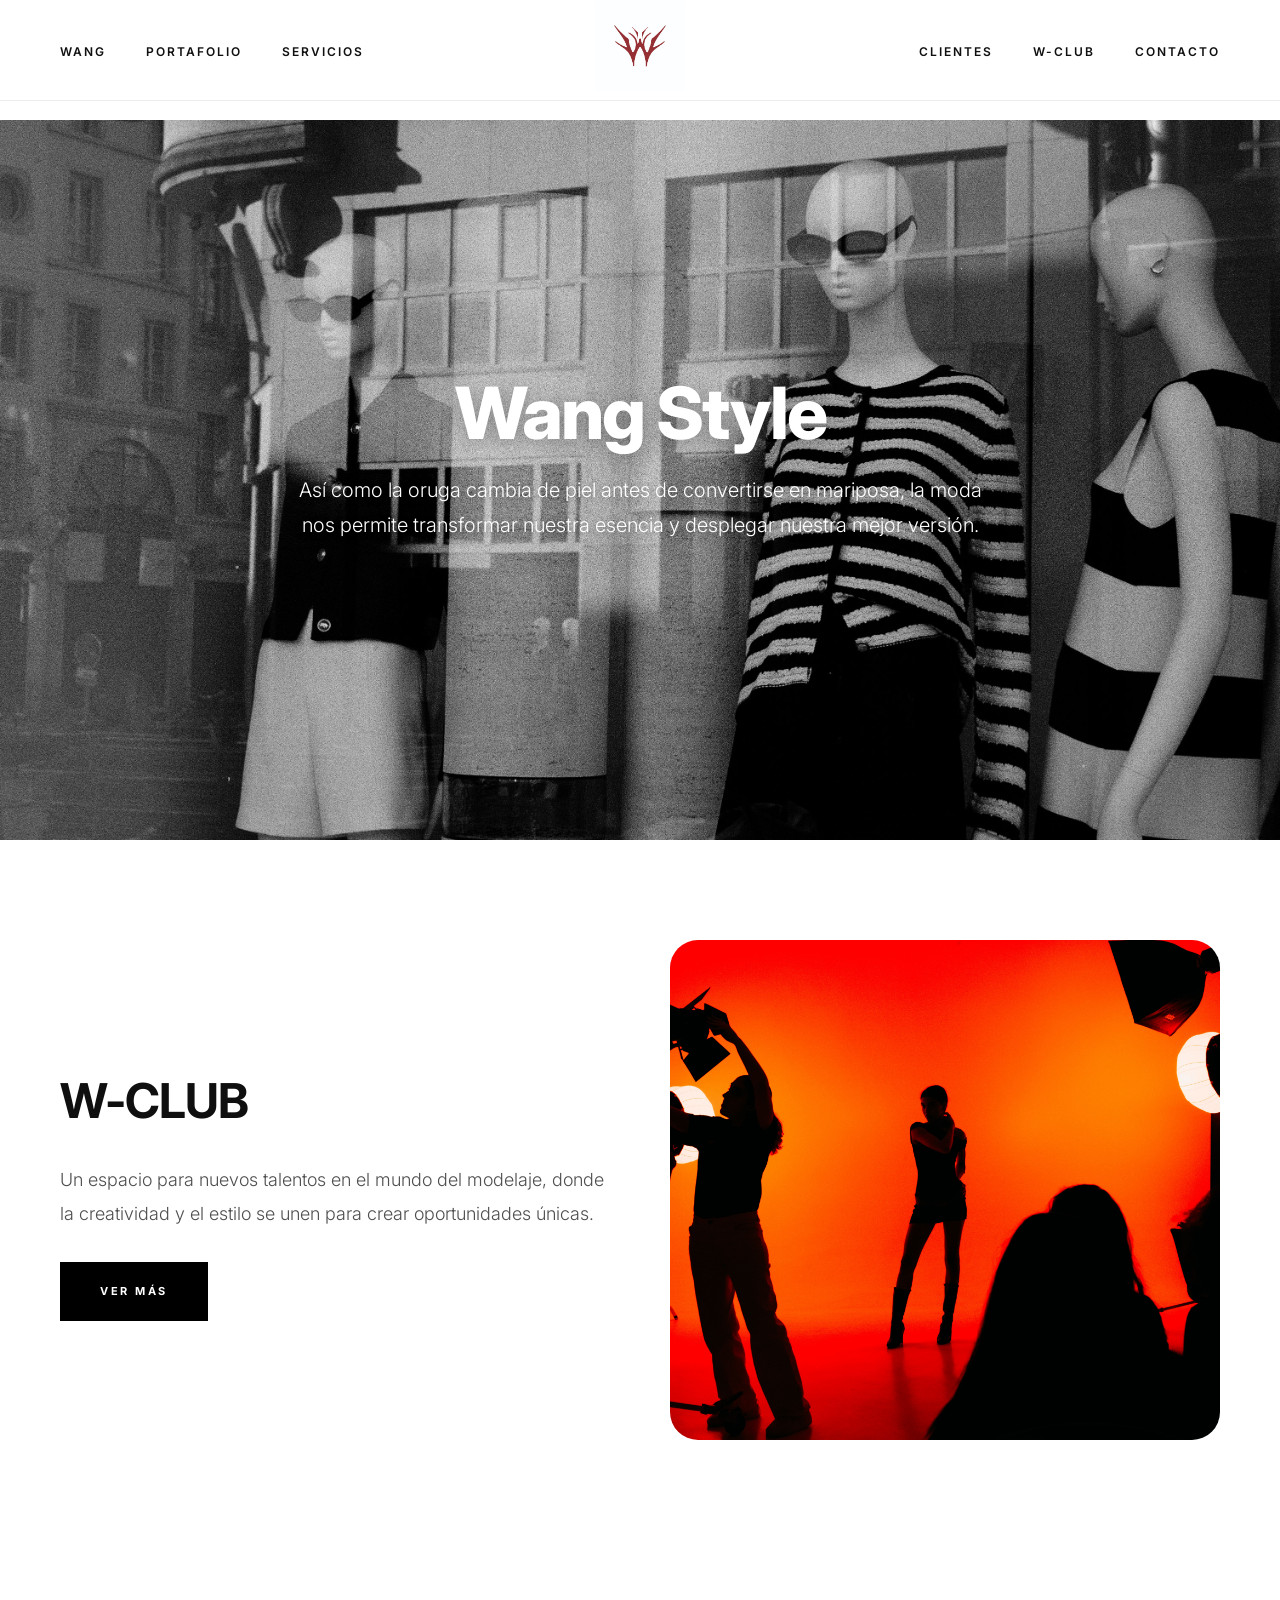
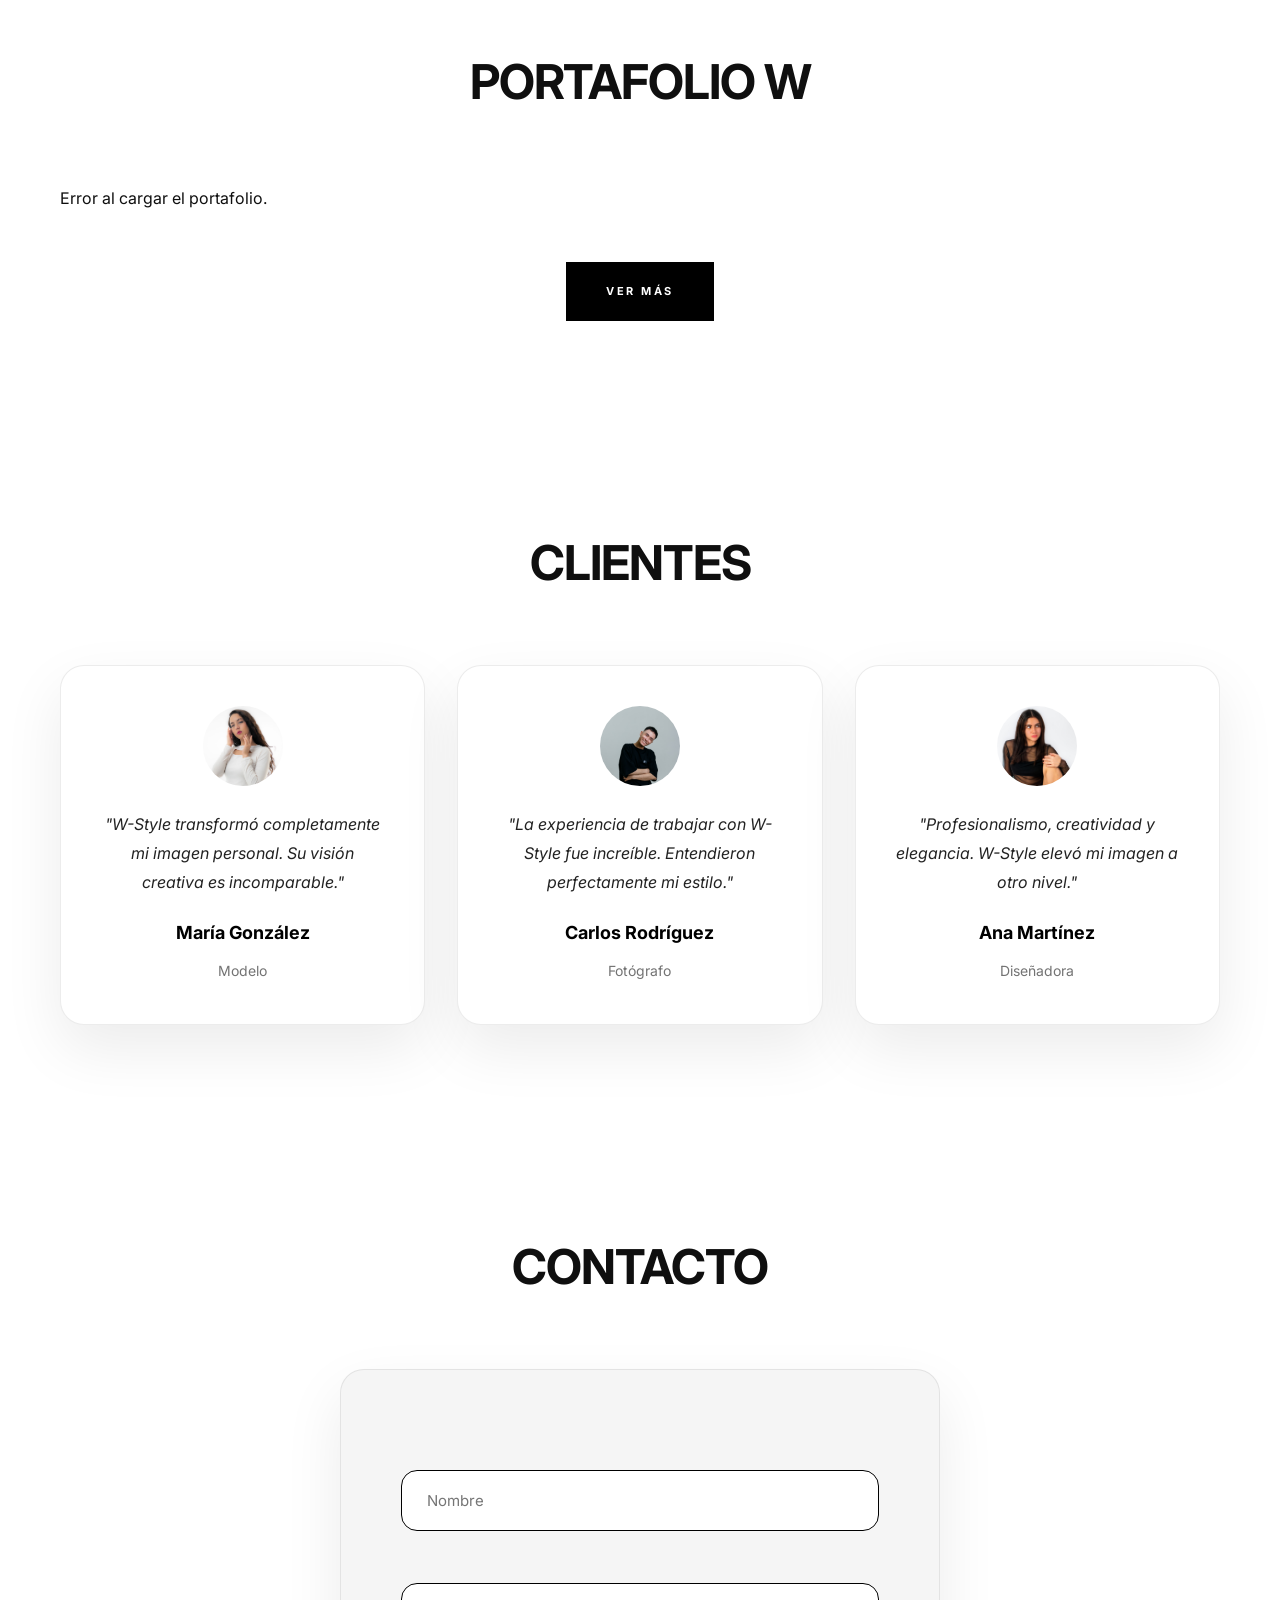
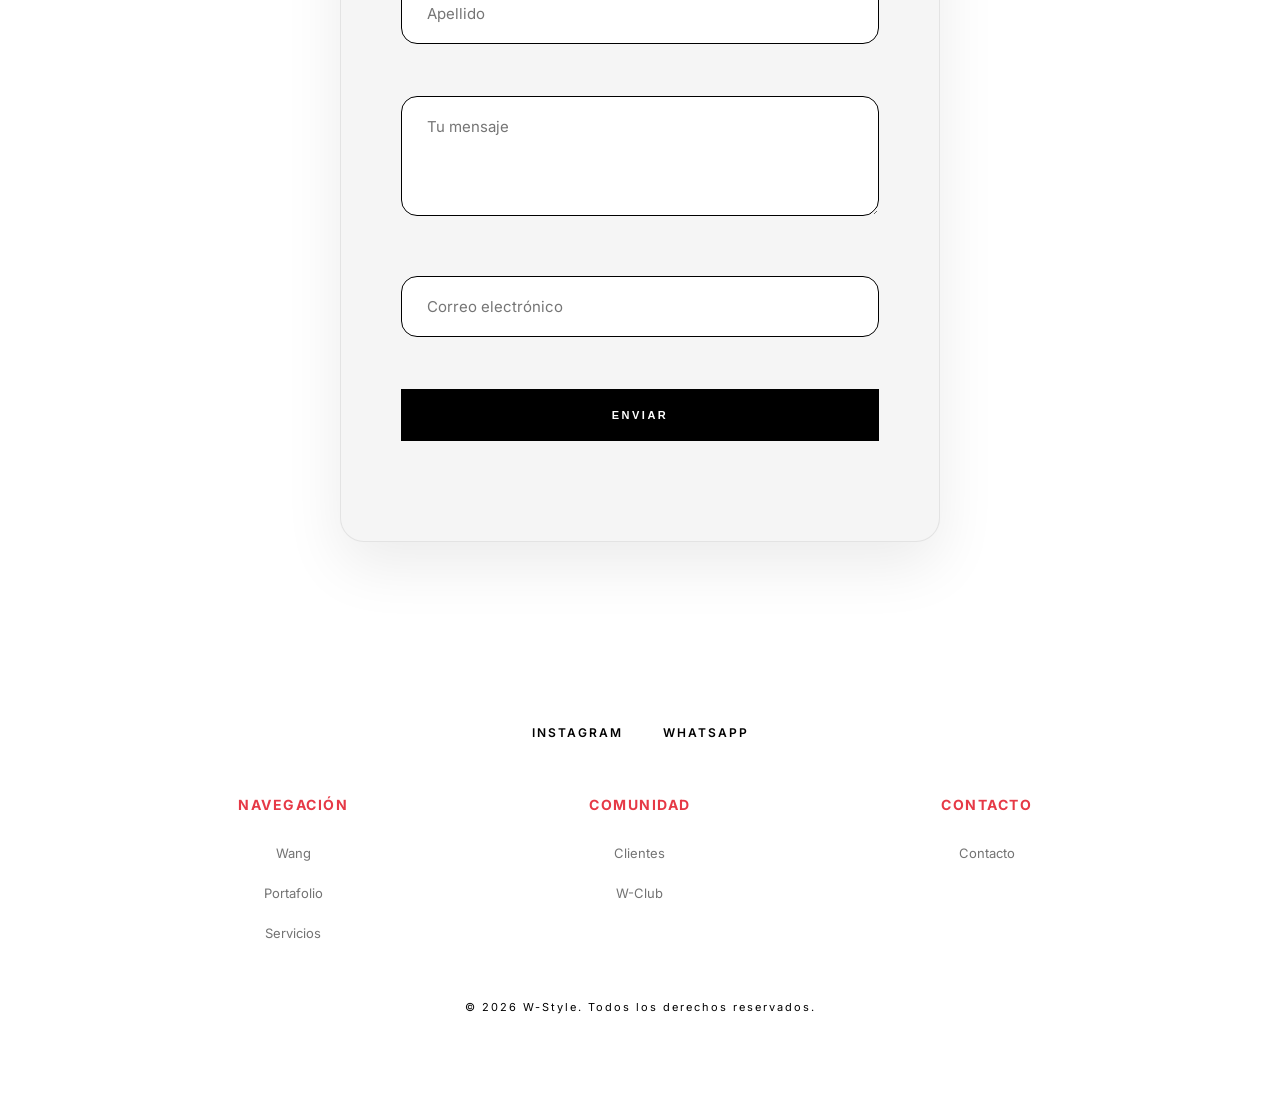
<file: index.html>
<!DOCTYPE html>
<html lang="es">
<head>
    <meta charset="UTF-8">
    <meta name="viewport" content="width=device-width, initial-scale=1.0">
    <title>W-Style | Wang Style</title>
    <link rel="preconnect" href="https://fonts.googleapis.com">
    <link rel="preconnect" href="https://fonts.gstatic.com" crossorigin>
    <link href="https://fonts.googleapis.com/css2?family=Inter:wght@300;400;500;600;700&display=swap" rel="stylesheet">
    <link rel="stylesheet" href="css/style.css">
</head>
<body>
    <header class="header">
        <nav class="navbar">
            <div class="navbar__logo">
                <a href="index.html">
                    <img src="images/LOGO WANG RED.jpg" alt="W-Style Logo">
                </a>
            </div>
            <ul class="navbar__links left-links">
                <li><a href="index.html" class="navbar__link active">Wang</a></li>
                <li><a href="portafolio.html" class="navbar__link">Portafolio</a></li>
                <li><a href="servicios.html" class="navbar__link">Servicios</a></li>
            </ul>
            <ul class="navbar__links right-links">
                <li><a href="clientes.html" class="navbar__link">Clientes</a></li>
                <li><a href="wclub.html" class="navbar__link">W-Club</a></li>
                <li><a href="contacto.html" class="navbar__link">Contacto</a></li>
            </ul>
        </nav>
    </header>

        <main>
        <section class="hero-section">
            <div class="hero-background">
                <img src="images/HEADER 2.jpg" alt="Wang Style Background">
            </div>
            <div class="hero-content">
                <h1>Wang Style</h1>
                <p>Así como la oruga cambia de piel antes de convertirse en mariposa, la moda nos permite transformar nuestra esencia y desplegar nuestra mejor versión.</p>
            </div>
        </section>

        <section class="wclub-section">
            <div class="wclub-grid">
                <div class="wclub-content">
                    <h2>W-Club</h2>
                    <p>Un espacio para nuevos talentos en el mundo del modelaje, donde la creatividad y el estilo se unen para crear oportunidades únicas.</p>
                    <a href="wclub.html" class="btn btn-primary">Ver más</a>
                </div>
                <div class="wclub-image">
                    <img src="images/WCLUB.jpg" alt="W-Club">
                </div>
            </div>
        </section>

        <section class="portfolio-section">
            <div class="section-intro">
                <h2>Portafolio W</h2>
            </div>
            <div class="portfolio-grid-full" id="homepage-portfolio-grid"></div>
            <div class="portfolio-cta">
                <a href="portafolio.html" class="btn btn-primary">Ver más</a>
            </div>
        </section>

        <section class="clients-section">
            <div class="section-intro">
                <h2>Clientes</h2>
            </div>
            <div class="testimonials-grid">
                <div class="testimonial-card">
                    <div class="testimonial-photo">
                        <img src="images/Maria-Gon.jpg" alt="Cliente 1" class="lightbox-trigger">
                    </div>
                    <p>"W-Style transformó completamente mi imagen personal. Su visión creativa es incomparable."</p>
                    <h4>María González</h4>
                    <span>Modelo</span>
                </div>
                <div class="testimonial-card">
                    <div class="testimonial-photo">
                        <img src="images/Carlos-Rod.jpg" alt="Cliente 2" class="lightbox-trigger">
                    </div>
                    <p>"La experiencia de trabajar con W-Style fue increíble. Entendieron perfectamente mi estilo."</p>
                    <h4>Carlos Rodríguez</h4>
                    <span>Fotógrafo</span>
                </div>
                <div class="testimonial-card">
                    <div class="testimonial-photo">
                        <img src="images/Ana-Mtz.jpg" alt="Cliente 3" class="lightbox-trigger">
                    </div>
                    <p>"Profesionalismo, creatividad y elegancia. W-Style elevó mi imagen a otro nivel."</p>
                    <h4>Ana Martínez</h4>
                    <span>Diseñadora</span>
                </div>
            </div>
        </section>

        <section class="contact-section">
            <div class="section-intro">
                <h2>Contacto</h2>
            </div>
            <form class="contact-form" method="POST" action="php/contacto_submit.php" id="contact-form" novalidate>
                <div class="form-group">
                    <input type="text" name="nombre" placeholder="Nombre">
                    <span class="error-message"></span>
                </div>
                <div class="form-group">
                    <input type="text" name="apellido" placeholder="Apellido">
                    <span class="error-message"></span>
                </div>
                <div class="form-group">
                    <textarea name="mensaje" placeholder="Tu mensaje" rows="4"></textarea>
                    <span class="error-message"></span>
                </div>
                <div class="form-group">
                    <input type="email" name="email" placeholder="Correo electrónico">
                    <span class="error-message"></span>
                </div>
                <button type="submit" class="btn btn-primary">Enviar</button>
            </form>
        </section>
    </main>

    <footer>
        <div class="footer-content">
            <div class="footer-social">
                <a href="https://www.instagram.com/wangstyle.co/" target="_blank">Instagram</a>
                <a href="https://wa.me/qr/HW7FFM5R3IJLK1" target="_blank">WhatsApp</a>
            </div>
        </div>
        <div class="footer-links">
            <div class="footer-column">
                <h3>Navegación</h3>
                <ul>
                    <li><a href="index.html">Wang</a></li>
                    <li><a href="portafolio.html">Portafolio</a></li>
                    <li><a href="servicios.html">Servicios</a></li>
                </ul>
            </div>
            <div class="footer-column">
                <h3>Comunidad</h3>
                <ul>
                    <li><a href="clientes.html">Clientes</a></li>
                    <li><a href="wclub.html">W-Club</a></li>
                </ul>
            </div>
            <div class="footer-column">
                <h3>Contacto</h3>
                <ul>
                    <li><a href="contacto.html">Contacto</a></li>
                </ul>
            </div>
        </div>
        <p>&copy; 2026 W-Style. Todos los derechos reservados.</p>
    </footer>

    <script src="assets/js/site-data.js"></script>
    <script>
        let currentIndex = 0;
        const track = document.querySelector('.testimonials-track');
        const items = Array.from(document.querySelectorAll('.testimonial-item'));
        const totalItems = items.length;
        const visibleItems = window.innerWidth <= 768 ? 1 : 3;

        function getItemWidth() {
            if (!track || !items.length) return 0;
            const firstItem = items[0];
            const style = window.getComputedStyle(firstItem);
            const marginRight = parseFloat(style.marginRight) || 0;
            const gap = parseFloat(style.marginRight) || 0;
            return firstItem.getBoundingClientRect().width + gap;
        }

        function moveCarousel(direction) {
            if (!track || !items.length) return;

            const maxIndex = Math.max(totalItems - visibleItems, 0);
            currentIndex += direction;

            if (currentIndex < 0) {
                currentIndex = maxIndex;
            } else if (currentIndex > maxIndex) {
                currentIndex = 0;
            }

            const offset = currentIndex * getItemWidth();
            track.style.transform = `translateX(-${offset}px)`;
        }

        window.addEventListener('resize', () => {
            const newVisible = window.innerWidth <= 768 ? 1 : 3;
            if (newVisible !== visibleItems) {
                currentIndex = 0;
                track.style.transform = 'translateX(0)';
            }
        });

        setInterval(() => {
            moveCarousel(1);
        }, 5000);
    </script>
</body>
</html>
</file>
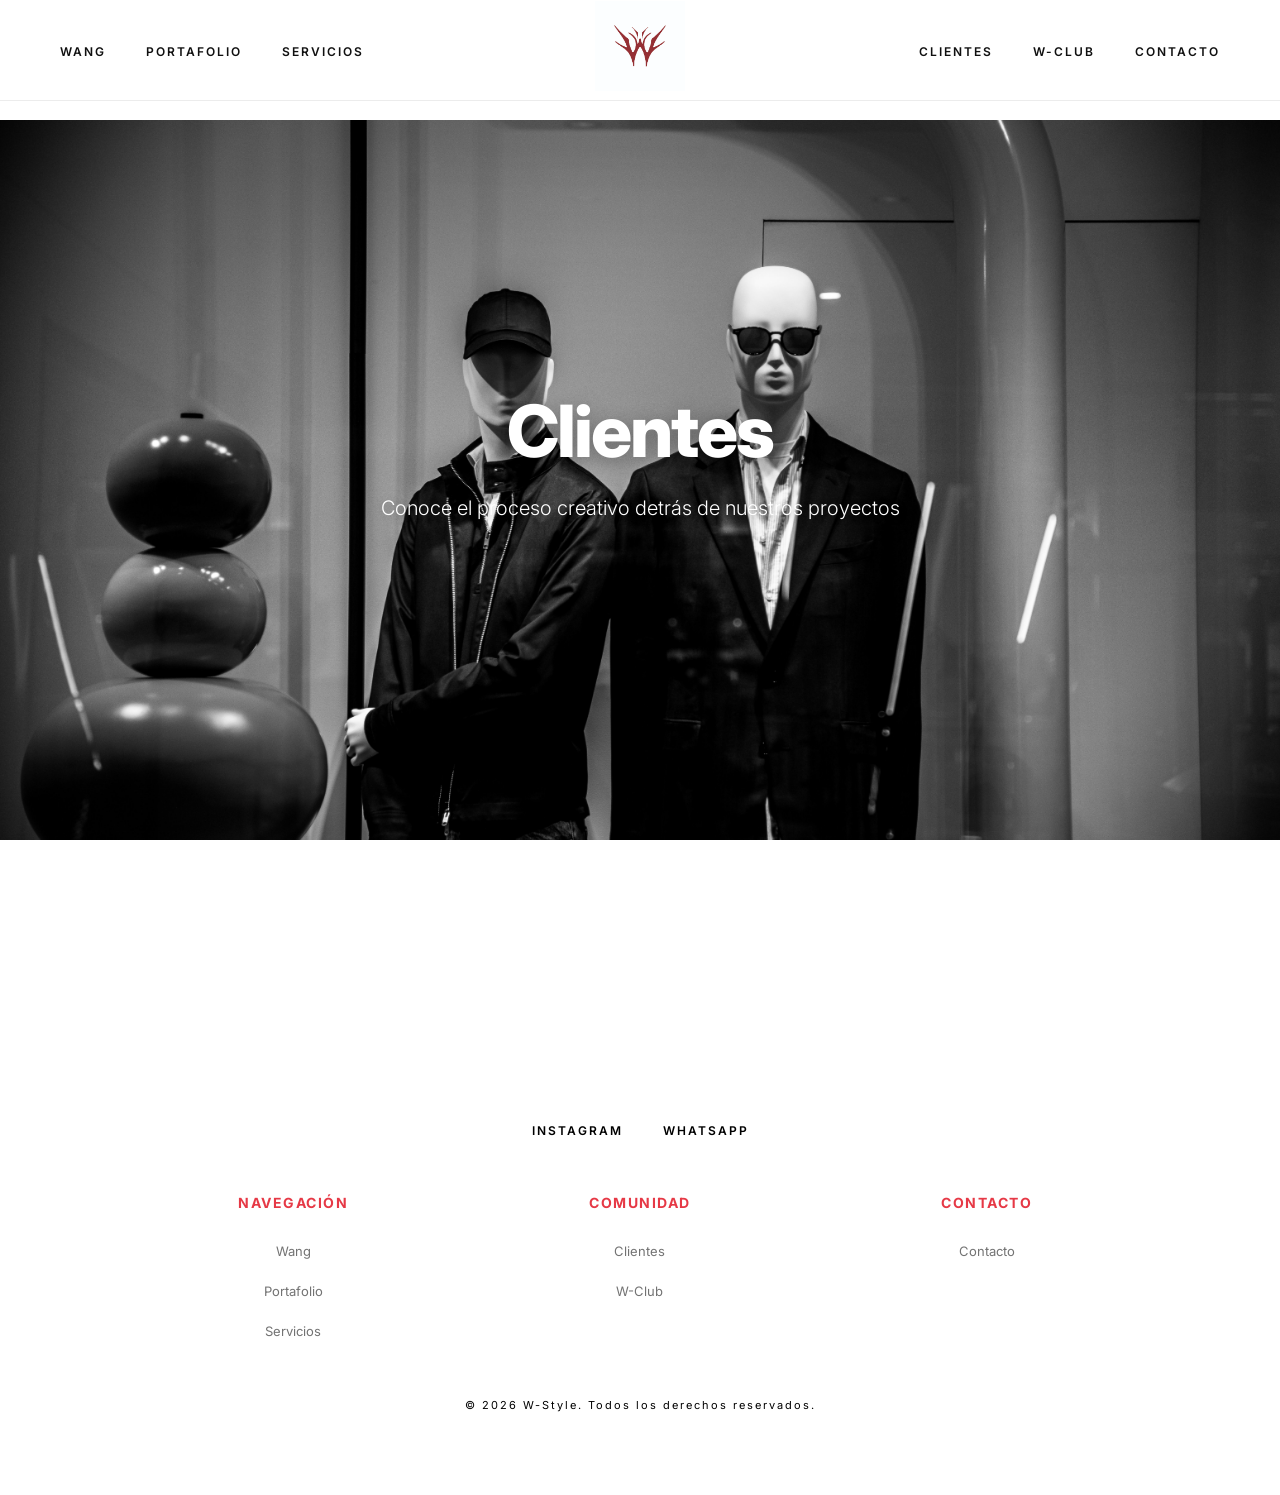
<file: clientes.html>
<!DOCTYPE html>

<html lang="es">

<head>

    <meta charset="UTF-8">

    <meta name="viewport" content="width=device-width, initial-scale=1.0">

    <title>W-Style | Clientes</title>

    <link rel="preconnect" href="https://fonts.googleapis.com">

    <link rel="preconnect" href="https://fonts.gstatic.com" crossorigin>

    <link href="https://fonts.googleapis.com/css2?family=Inter:wght@300;400;500;600;700&display=swap" rel="stylesheet">

    <link rel="stylesheet" href="css/style.css">

</head>

<body>

    <header class="header">

        <nav class="navbar">

            <div class="navbar__logo">

                <a href="index.html">

                    <img src="images/LOGO WANG RED.jpg" alt="W-Style Logo">

                </a>

            </div>

            <ul class="navbar__links left-links">

                <li><a href="index.html" class="navbar__link">Wang</a></li>

                <li><a href="portafolio.html" class="navbar__link">Portafolio</a></li>

                <li><a href="servicios.html" class="navbar__link">Servicios</a></li>

            </ul>

            <ul class="navbar__links right-links">

                <li><a href="clientes.html" class="navbar__link active">Clientes</a></li>

                <li><a href="wclub.html" class="navbar__link">W-Club</a></li>

                <li><a href="contacto.html" class="navbar__link">Contacto</a></li>

            </ul>

        </nav>

    </header>



    <main>

        <section class="hero-section">

            <div class="hero-background">

                <img src="images/HEADER 4.jpg" alt="Clientes Background">

            </div>

            <div class="hero-content">

                <h1>Clientes</h1>

                <p>Conoce el proceso creativo detrás de nuestros proyectos</p>

            </div>

        </section>



        <section id="clients-gallery" class="gallery-section">

            <div id="bts-gallery" class="bts-gallery"></div>

        </section>

    </main>



    <footer>

        <div class="footer-content">
            <div class="footer-social">
                <a href="https://www.instagram.com/wangstyle.co/" target="_blank">Instagram</a>
                <a href="https://wa.me/qr/HW7FFM5R3IJLK1" target="_blank">WhatsApp</a>
            </div>
        </div>

        <div class="footer-links">

            <div class="footer-column">

                <h3>Navegación</h3>

                <ul>

                    <li><a href="index.html">Wang</a></li>

                    <li><a href="portafolio.html">Portafolio</a></li>

                    <li><a href="servicios.html">Servicios</a></li>

                </ul>

            </div>

            <div class="footer-column">

                <h3>Comunidad</h3>

                <ul>

                    <li><a href="clientes.html">Clientes</a></li>

                    <li><a href="wclub.html">W-Club</a></li>

                </ul>

            </div>

            <div class="footer-column">

                <h3>Contacto</h3>

                <ul>

                    <li><a href="contacto.html">Contacto</a></li>

                </ul>

            </div>

        </div>

        <p>&copy; 2026 W-Style. Todos los derechos reservados.</p>

    </footer>

    <script src="assets/js/site-data.js"></script>

</body>

</html>
</file>
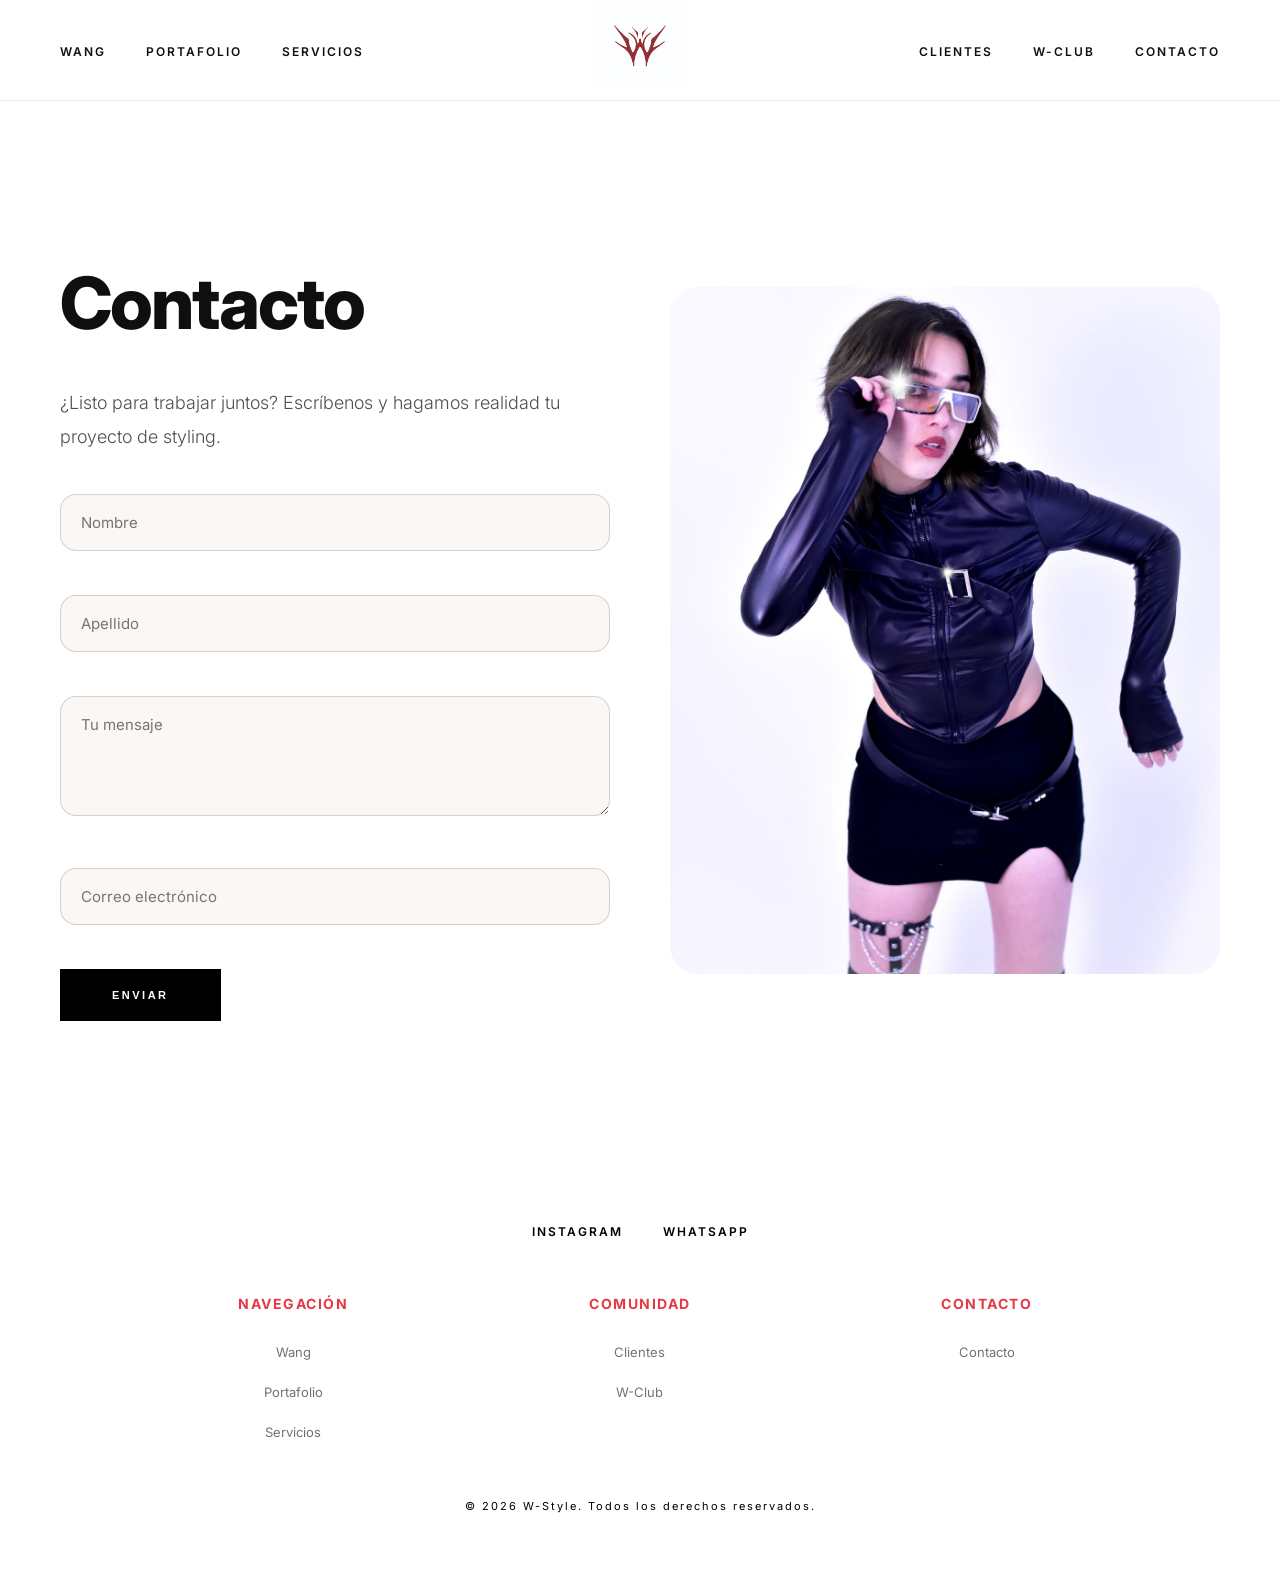
<file: contacto.html>
<!DOCTYPE html>
<html lang="es">
<head>
    <meta charset="UTF-8">
    <meta name="viewport" content="width=device-width, initial-scale=1.0">
    <title>W-Style | Contacto</title>
    <link rel="preconnect" href="https://fonts.googleapis.com">
    <link rel="preconnect" href="https://fonts.gstatic.com" crossorigin>
    <link href="https://fonts.googleapis.com/css2?family=Inter:wght@300;400;500;600;700&display=swap" rel="stylesheet">
    <link rel="stylesheet" href="css/style.css">
</head>
<body>
    <header class="header">
        <nav class="navbar">
            <div class="navbar__logo">
                <a href="index.html">
                    <img src="images/LOGO WANG RED.jpg" alt="W-Style Logo">
                </a>
            </div>
            <ul class="navbar__links left-links">
                <li><a href="index.html" class="navbar__link">Wang</a></li>
                <li><a href="portafolio.html" class="navbar__link">Portafolio</a></li>
                <li><a href="servicios.html" class="navbar__link">Servicios</a></li>
            </ul>
            <ul class="navbar__links right-links">
                <li><a href="clientes.html" class="navbar__link">Clientes</a></li>
                <li><a href="wclub.html" class="navbar__link">W-Club</a></li>
                <li><a href="contacto.html" class="navbar__link active">Contacto</a></li>
            </ul>
        </nav>
    </header>

    <main>
        <section class="contact-page">
            <div class="contact-page-grid">
                <div class="contact-page-content">
                    <h1>Contacto</h1>
                    <p>¿Listo para trabajar juntos? Escríbenos y hagamos realidad tu proyecto de styling.</p>
                    <form class="contact-page-form" method="POST" action="php/contacto_submit.php" id="contact-page-form" novalidate>
                        <div class="form-group">
                            <input type="text" name="nombre" placeholder="Nombre">
                            <span class="error-message"></span>
                        </div>
                        <div class="form-group">
                            <input type="text" name="apellido" placeholder="Apellido">
                            <span class="error-message"></span>
                        </div>
                        <div class="form-group">
                            <textarea name="mensaje" placeholder="Tu mensaje" rows="4"></textarea>
                            <span class="error-message"></span>
                        </div>
                        <div class="form-group">
                            <input type="email" name="email" placeholder="Correo electrónico">
                            <span class="error-message"></span>
                        </div>
                        <button type="submit" class="btn btn-primary">Enviar</button>
                    </form>
                </div>
                <div class="contact-page-image">
                    <img src="images/MODELO 2.jpg" alt="Contacto">
                </div>
            </div>
        </section>
    </main>

    <footer>
        <div class="footer-content">
            <div class="footer-social">
                <a href="https://www.instagram.com/wangstyle.co/" target="_blank">Instagram</a>
                <a href="https://wa.me/qr/HW7FFM5R3IJLK1" target="_blank">WhatsApp</a>
            </div>
        </div>
        <div class="footer-links">
            <div class="footer-column">
                <h3>Navegación</h3>
                <ul>
                    <li><a href="index.html">Wang</a></li>
                    <li><a href="portafolio.html">Portafolio</a></li>
                    <li><a href="servicios.html">Servicios</a></li>
                </ul>
            </div>
            <div class="footer-column">
                <h3>Comunidad</h3>
                <ul>
                    <li><a href="clientes.html">Clientes</a></li>
                    <li><a href="wclub.html">W-Club</a></li>
                </ul>
            </div>
            <div class="footer-column">
                <h3>Contacto</h3>
                <ul>
                    <li><a href="contacto.html">Contacto</a></li>
                </ul>
            </div>
        </div>
        <p>&copy; 2026 W-Style. Todos los derechos reservados.</p>
    </footer>
    <script src="assets/js/site-data.js"></script>
</body>
</html>
</file>
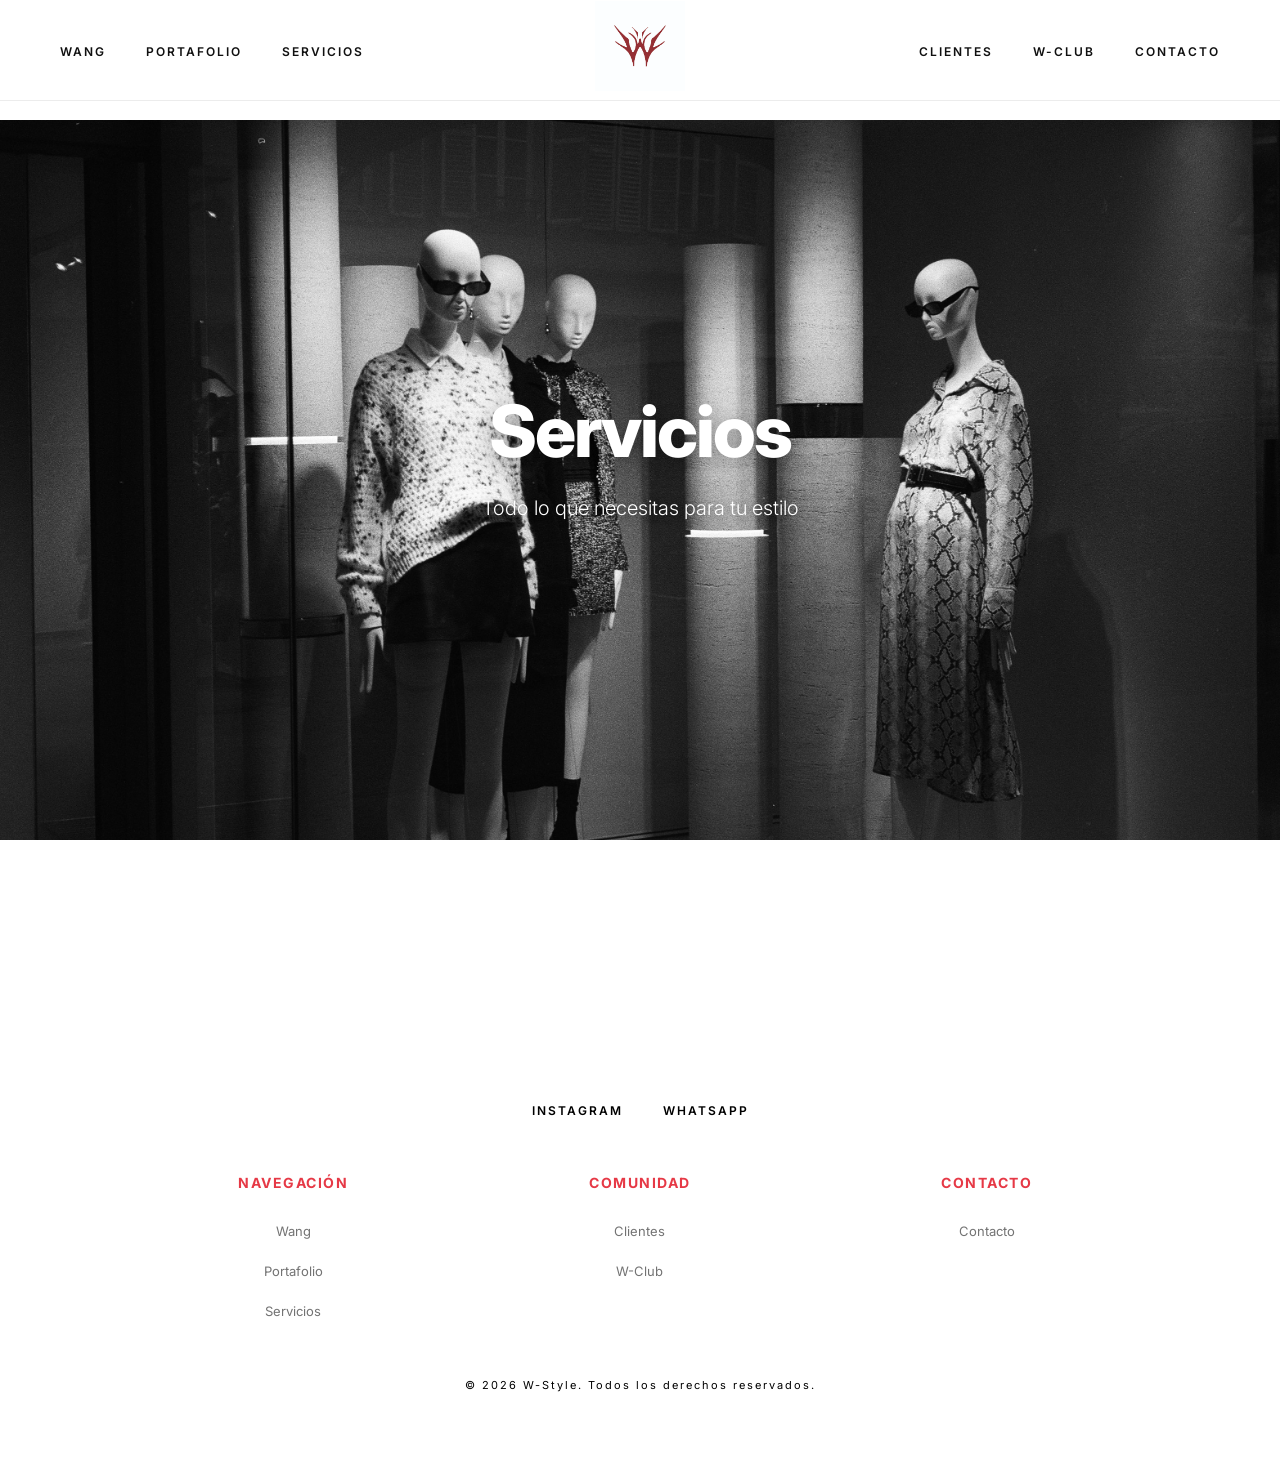
<file: servicios.html>
<!DOCTYPE html>

<html lang="es">

<head>

    <meta charset="UTF-8">

    <meta name="viewport" content="width=device-width, initial-scale=1.0">

    <title>W-Style | Servicios</title>

    <link rel="preconnect" href="https://fonts.googleapis.com">

    <link rel="preconnect" href="https://fonts.gstatic.com" crossorigin>

    <link href="https://fonts.googleapis.com/css2?family=Inter:wght@300;400;500;600;700&display=swap" rel="stylesheet">

    <link rel="stylesheet" href="css/style.css">

</head>

<body>

    <header class="header">

        <nav class="navbar">

            <div class="navbar__logo">

                <a href="index.html">

                    <img src="images/LOGO WANG RED.jpg" alt="W-Style Logo">

                </a>

            </div>

            <ul class="navbar__links left-links">

                <li><a href="index.html" class="navbar__link">Wang</a></li>

                <li><a href="portafolio.html" class="navbar__link">Portafolio</a></li>

                <li><a href="servicios.html" class="navbar__link active">Servicios</a></li>

            </ul>

            <ul class="navbar__links right-links">

                <li><a href="clientes.html" class="navbar__link">Clientes</a></li>

                <li><a href="wclub.html" class="navbar__link">W-Club</a></li>

                <li><a href="contacto.html" class="navbar__link">Contacto</a></li>

            </ul>

        </nav>

    </header>



    <main>

        <section class="hero-section">

            <div class="hero-background">

                <img src="images/HEADER 1.jpg" alt="Servicios Background">

            </div>

            <div class="hero-content">

                <h1>Servicios</h1>

                <p>Todo lo que necesitas para tu estilo</p>

            </div>

        </section>



        <section class="services-list" id="services-list"></section>

    </main>



    <footer>

        <div class="footer-content">
            <div class="footer-social">
                <a href="https://www.instagram.com/wangstyle.co/" target="_blank">Instagram</a>
                <a href="https://wa.me/qr/HW7FFM5R3IJLK1" target="_blank">WhatsApp</a>
            </div>
        </div>

        <div class="footer-links">

            <div class="footer-column">

                <h3>Navegación</h3>

                <ul>

                    <li><a href="index.html">Wang</a></li>

                    <li><a href="portafolio.html">Portafolio</a></li>

                    <li><a href="servicios.html">Servicios</a></li>

                </ul>

            </div>

            <div class="footer-column">

                <h3>Comunidad</h3>

                <ul>

                    <li><a href="clientes.html">Clientes</a></li>

                    <li><a href="wclub.html">W-Club</a></li>

                </ul>

            </div>

            <div class="footer-column">

                <h3>Contacto</h3>

                <ul>

                    <li><a href="contacto.html">Contacto</a></li>

                </ul>

            </div>

        </div>

        <p>&copy; 2026 W-Style. Todos los derechos reservados.</p>

    </footer>

    <script src="assets/js/site-data.js"></script>

</body>

</html>
</file>
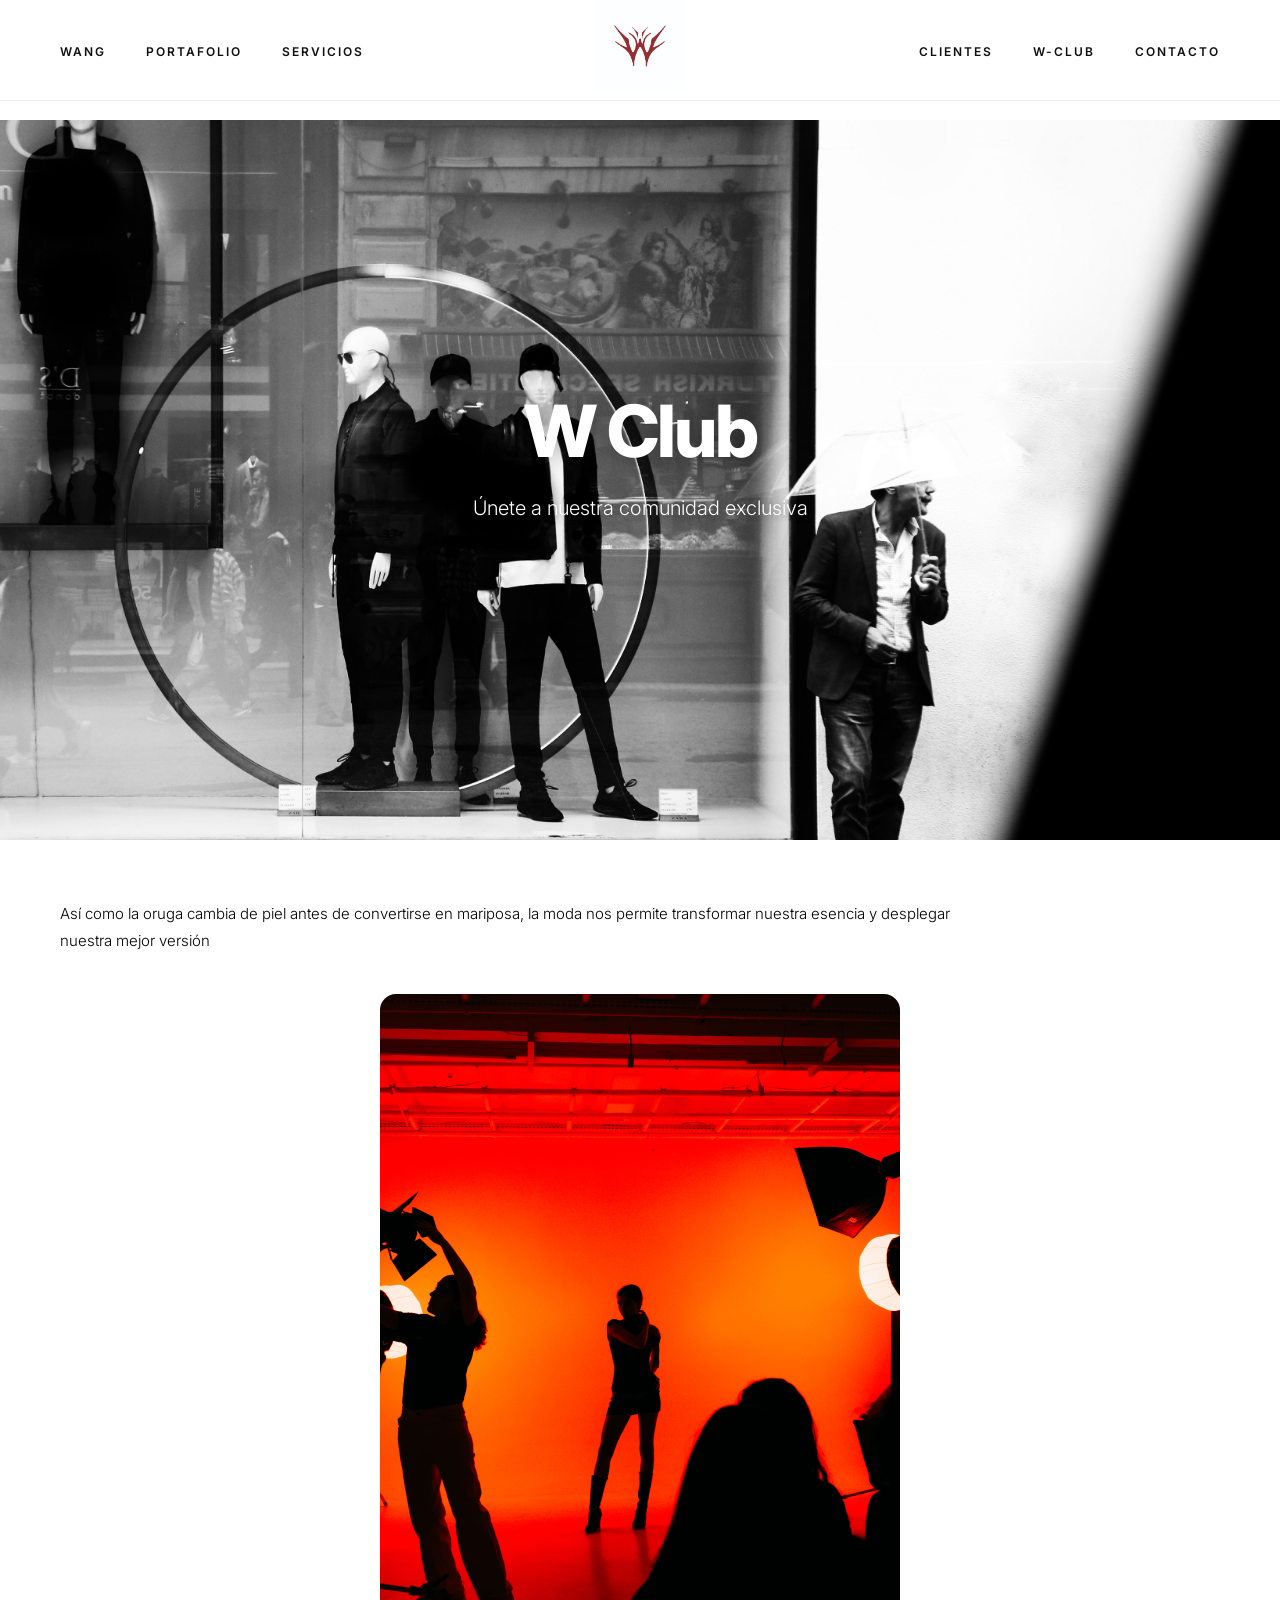
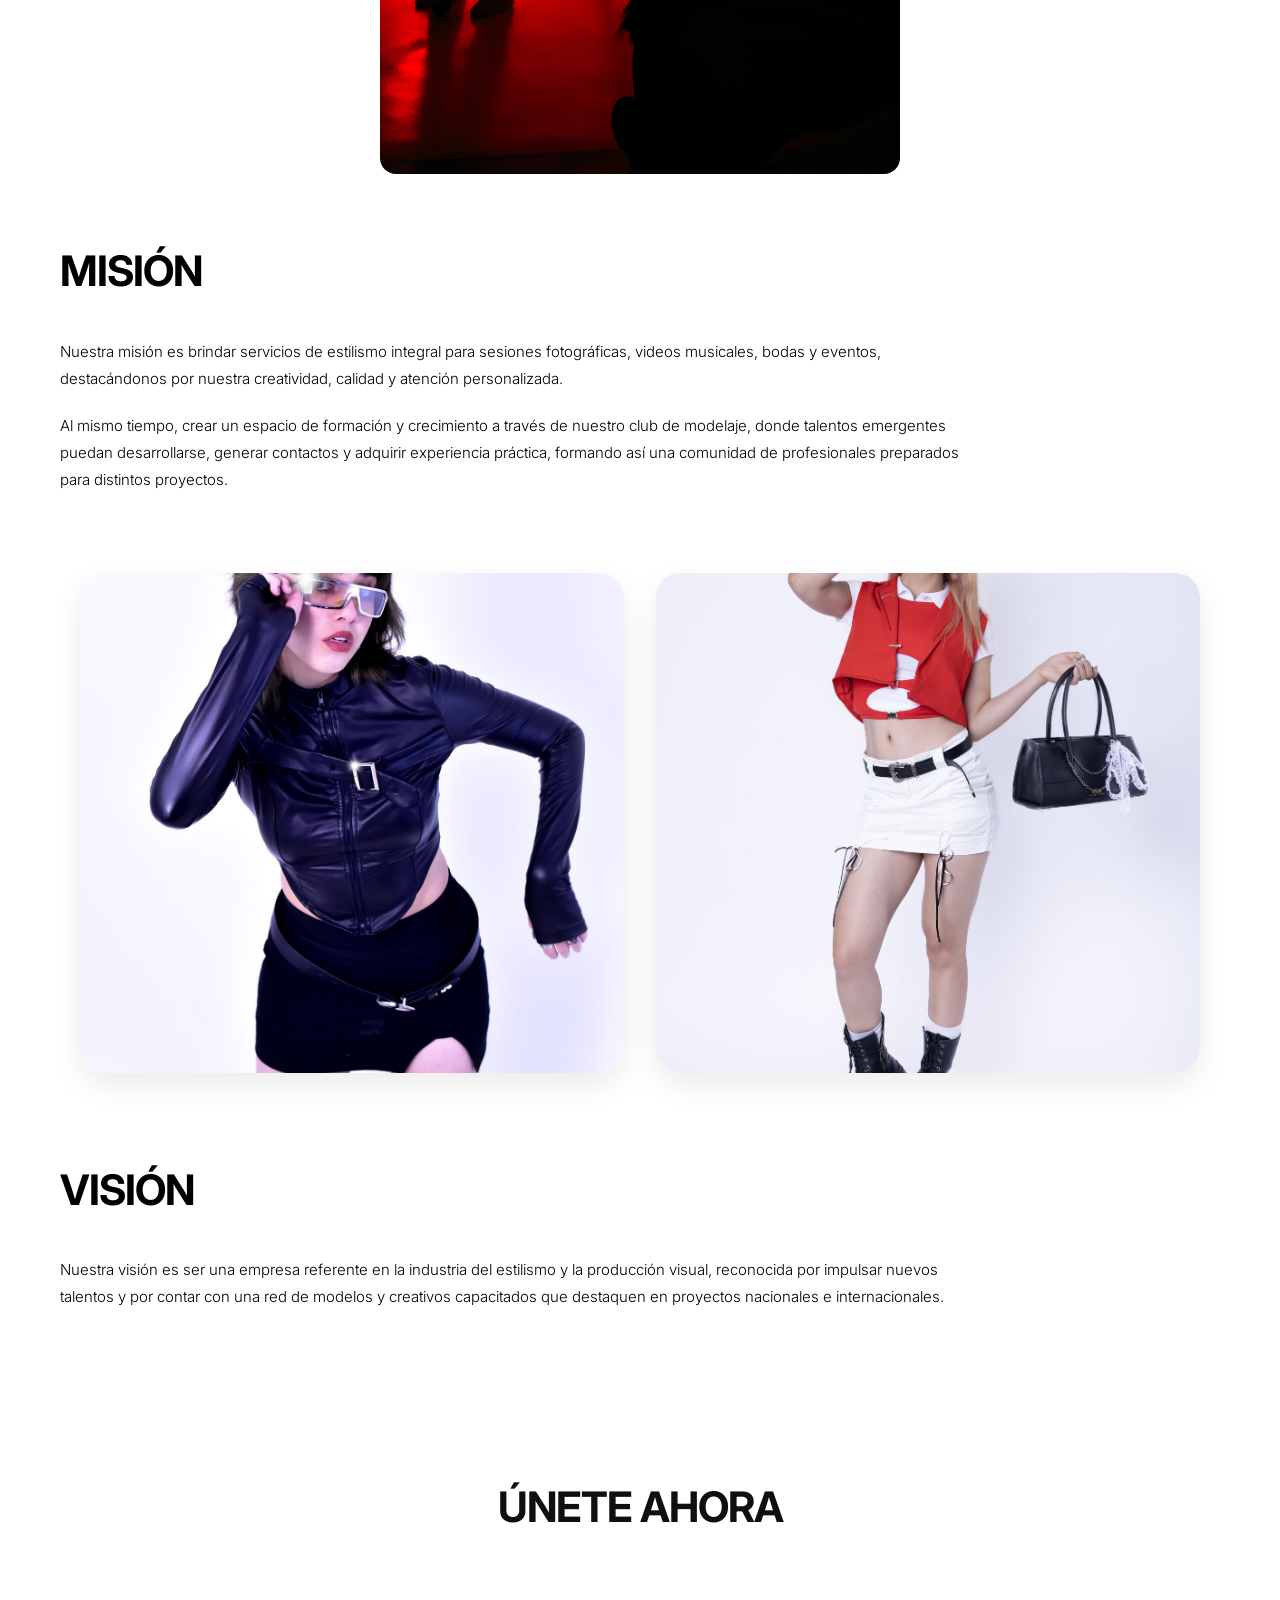
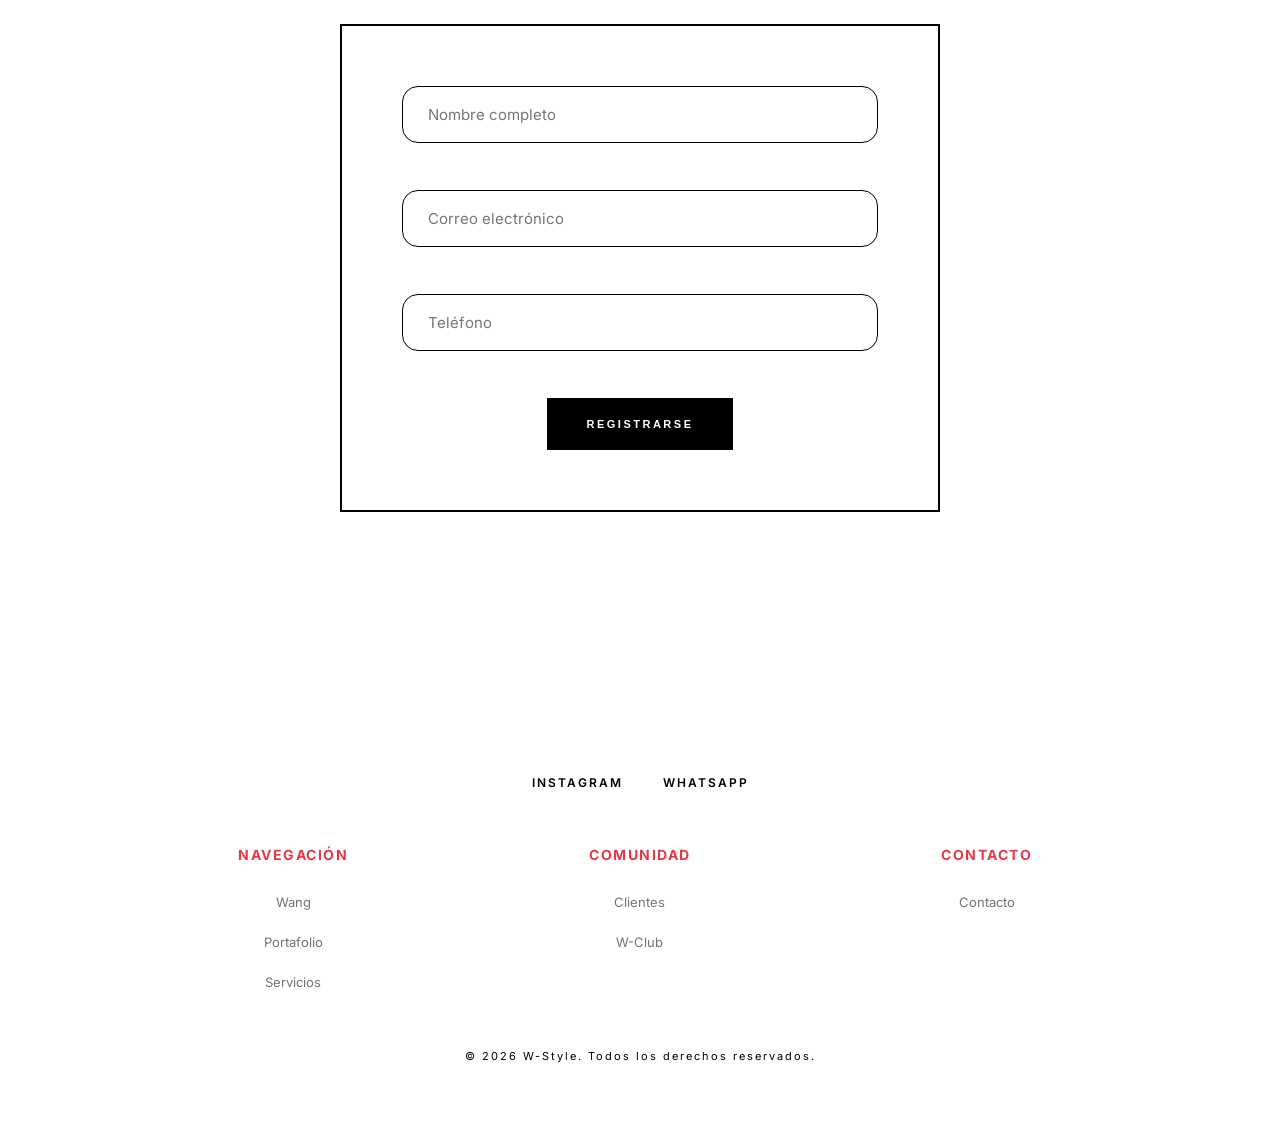
<file: wclub.html>
<!DOCTYPE html>
<html lang="es">
<head>
    <meta charset="UTF-8">
    <meta name="viewport" content="width=device-width, initial-scale=1.0">
    <title>W-Style | W Club</title>
    <link rel="preconnect" href="https://fonts.googleapis.com">
    <link rel="preconnect" href="https://fonts.gstatic.com" crossorigin>
    <link href="https://fonts.googleapis.com/css2?family=Inter:wght@300;400;500;600;700&display=swap" rel="stylesheet">
    <link rel="stylesheet" href="css/style.css">
</head>
<body>
    <header class="header">
        <nav class="navbar">
            <div class="navbar__logo">
                <a href="index.html">
                    <img src="images/LOGO WANG RED.jpg" alt="W-Style Logo">
                </a>
            </div>
            <ul class="navbar__links left-links">
                <li><a href="index.html" class="navbar__link">Wang</a></li>
                <li><a href="portafolio.html" class="navbar__link">Portafolio</a></li>
                <li><a href="servicios.html" class="navbar__link">Servicios</a></li>
            </ul>
            <ul class="navbar__links right-links">
                <li><a href="clientes.html" class="navbar__link">Clientes</a></li>
                <li><a href="wclub.html" class="navbar__link active">W-Club</a></li>
                <li><a href="contacto.html" class="navbar__link">Contacto</a></li>
            </ul>
        </nav>
    </header>

    <main class="wclub-page">
        <section class="hero-section">
            <div class="hero-background">
                <img src="images/HEADER 5.jpg" alt="W Club Background" class="lightbox-trigger">
            </div>
            <div class="hero-content">
                <h1>W Club</h1>
                <p>Únete a nuestra comunidad exclusiva</p>
            </div>
        </section>

        <section class="wclub-intro">
            <p>Así como la oruga cambia de piel antes de convertirse en mariposa, la moda nos permite transformar nuestra esencia y desplegar nuestra mejor versión</p>
        </section>

        <section class="wclub-banner">
            <img src="images/WCLUB.jpg" alt="W Club" class="lightbox-trigger">
        </section>

        <section class="wclub-mission">
            <h2>Misión</h2>
            <p>Nuestra misión es brindar servicios de estilismo integral para sesiones fotográficas, videos musicales, bodas y eventos, destacándonos por nuestra creatividad, calidad y atención personalizada.</p>
            <p>Al mismo tiempo, crear un espacio de formación y crecimiento a través de nuestro club de modelaje, donde talentos emergentes puedan desarrollarse, generar contactos y adquirir experiencia práctica, formando así una comunidad de profesionales preparados para distintos proyectos.</p>
        </section>

        <section class="wclub-gallery">
            <div class="wclub-gallery-item">
                <img src="images/MODELO 2.jpg" alt="Modelos W Club" class="lightbox-trigger">
            </div>
            <div class="wclub-gallery-item">
                <img src="images/1783315248_MODELO 1.jpg" alt="Pasarela W Club" class="lightbox-trigger">
            </div>
        </section>

        <section class="wclub-vision">
            <h2>Visión</h2>
            <p>Nuestra visión es ser una empresa referente en la industria del estilismo y la producción visual, reconocida por impulsar nuevos talentos y por contar con una red de modelos y creativos capacitados que destaquen en proyectos nacionales e internacionales.</p>
        </section>

        <section class="club-join">
            <h2>Únete Ahora</h2>
            <form class="join-form" method="POST" action="php/wclub_registro.php" id="wclub-form" novalidate>
                <div class="form-group">
                    <input type="text" name="nombre" placeholder="Nombre completo">
                    <span class="error-message"></span>
                </div>
                <div class="form-group">
                    <input type="email" name="email" placeholder="Correo electrónico">
                    <span class="error-message"></span>
                </div>
                <div class="form-group">
                    <input type="tel" name="telefono" placeholder="Teléfono">
                    <span class="error-message"></span>
                </div>
                <button type="submit" class="btn">Registrarse</button>
            </form>
        </section>
    </main>

    <footer>
        <div class="footer-content">
            <div class="footer-social">
                <a href="https://www.instagram.com/wangstyle.co/" target="_blank">Instagram</a>
                <a href="https://wa.me/qr/HW7FFM5R3IJLK1" target="_blank">WhatsApp</a>
            </div>
        </div>
        <div class="footer-links">
            <div class="footer-column">
                <h3>Navegación</h3>
                <ul>
                    <li><a href="index.html">Wang</a></li>
                    <li><a href="portafolio.html">Portafolio</a></li>
                    <li><a href="servicios.html">Servicios</a></li>
                </ul>
            </div>
            <div class="footer-column">
                <h3>Comunidad</h3>
                <ul>
                    <li><a href="clientes.html">Clientes</a></li>
                    <li><a href="wclub.html">W-Club</a></li>
                </ul>
            </div>
            <div class="footer-column">
                <h3>Contacto</h3>
                <ul>
                    <li><a href="contacto.html">Contacto</a></li>
                </ul>
            </div>
        </div>
        <p>&copy; 2026 W-Style. Todos los derechos reservados.</p>
    </footer>

    <script src="assets/js/site-data.js"></script>
</body>
</html>
</file>
<file: css/style.css>
* {
    margin: 0;
    padding: 0;
    box-sizing: border-box;
}

body {
    font-family: 'Inter', 'Helvetica Neue', Helvetica, Arial, sans-serif;
    background-color: #ffffff;
    color: #0f0f0f;
    line-height: 1.75;
    font-size: 16px;
    -webkit-font-smoothing: antialiased;
    -moz-osx-font-smoothing: grayscale;
}

.header {
    background-color: #ffffff;
    border-bottom: 1px solid rgba(16, 16, 16, 0.08);
    position: fixed;
    width: 100%;
    top: 0;
    z-index: 1000;
    backdrop-filter: blur(12px);
}

.navbar {
    max-width: 1600px;
    margin: 0 auto;
    padding: 24px 60px;
    display: flex;
    justify-content: space-between;
    align-items: center;
    position: relative;
    min-height: 100px;
}

.navbar__logo {
    position: absolute;
    left: 50%;
    transform: translateX(-50%);
}

.navbar__logo img {
    height: 90px;
    width: auto;
}

.navbar__links {
    list-style: none;
    display: flex;
    gap: 40px;
}

.navbar__link {
    text-decoration: none;
    color: #101010;
    font-weight: 600;
    font-size: 12px;
    text-transform: uppercase;
    letter-spacing: 2px;
    transition: all 0.25s ease;
    position: relative;
}

.navbar__link::after {
    content: '';
    position: absolute;
    bottom: -6px;
    left: 0;
    width: 0;
    height: 2px;
    background-color: #e63946;
    transition: width 0.25s ease;
}

.nav-links a:hover::after,
.nav-links a.active::after {
    width: 100%;
}

.nav-links a:hover,
.nav-links a.active {
    color: #e63946;
}

/* Main Content */
main {
    margin-top: 120px;
    padding: 0;
    max-width: 1600px;
    margin-left: auto;
    margin-right: auto;
}

/* Hero Section */
.hero {
    padding: 120px 60px 80px;
}

.hero-content {
    text-align: center;
    max-width: 800px;
    margin: 0 auto 60px;
}

.hero-content h1 {
    font-size: 84px;
    margin-bottom: 28px;
    line-height: 0.95;
    letter-spacing: -2px;
    font-weight: 800;
    color: #0f0f0f;
}

.hero-content p {
    font-size: 20px;
    margin-bottom: 40px;
    color: #2a2a2a;
    font-weight: 300;
}

/* Hero Section with Background */
.hero-section {
    position: relative;
    height: 80vh;
    min-height: 600px;
    display: flex;
    align-items: center;
    justify-content: center;
    overflow: hidden;
}

.hero-background {
    position: absolute;
    top: 0;
    left: 0;
    width: 100%;
    height: 100%;
    z-index: 1;
}

.hero-background img {
    width: 100%;
    height: 100%;
    object-fit: cover;
    display: block;
}

.hero-section .hero-content {
    position: relative;
    z-index: 2;
    text-align: center;
    max-width: 800px;
    padding: 0 40px;
    margin: 0;
}

.hero-section .hero-content h1 {
    font-size: 72px;
    margin-bottom: 24px;
    line-height: 1;
    letter-spacing: -2px;
    font-weight: 800;
    color: #ffffff;
    text-shadow: 0 4px 20px rgba(0, 0, 0, 0.3);
}

.hero-section .hero-content p {
    font-size: 20px;
    margin-bottom: 40px;
    color: #ffffff;
    font-weight: 300;
    text-shadow: 0 2px 10px rgba(0, 0, 0, 0.3);
}

.hero-gallery {
    display: grid;
    grid-template-columns: repeat(3, 1fr);
    gap: 24px;
    max-width: 1600px;
    margin: 0 auto;
}

.gallery-column img {
    width: 100%;
    height: 500px;
    object-fit: cover;
    border-radius: 24px;
    display: block;
}

.eyebrow {
    display: inline-block;
    margin-bottom: 24px;
    font-size: 12px;
    letter-spacing: 2px;
    text-transform: uppercase;
    color: #e63946;
}

.hero-copy h1 {
    font-size: 84px;
    margin-bottom: 28px;
    line-height: 0.95;
    letter-spacing: -2px;
    font-weight: 800;
    color: #0f0f0f;
}

.hero-copy p {
    font-size: 20px;
    margin-bottom: 40px;
    color: #2a2a2a;
    font-weight: 300;
    max-width: 540px;
}

.hero-actions {
    display: flex;
    gap: 18px;
    flex-wrap: wrap;
    margin-bottom: 40px;
}

.hero-meta {
    display: flex;
    gap: 32px;
    flex-wrap: wrap;
}

.hero-meta div {
    min-width: 120px;
}

.hero-meta strong {
    display: block;
    font-size: 32px;
    font-weight: 800;
    color: #101010;
}

.hero-meta span {
    display: block;
    margin-top: 8px;
    text-transform: uppercase;
    letter-spacing: 1.5px;
    font-size: 12px;
    color: #737373;
}

.hero-media {
    display: grid;
    gap: 24px;
}

.hero-card {
    overflow: hidden;
    border-radius: 28px;
    background-color: #fff;
    box-shadow: 0 30px 80px rgba(0, 0, 0, 0.12);
}

.hero-card-large {
    min-height: 620px;
}

.hero-card-small {
    min-height: 300px;
}

.hero-card-row {
    display: grid;
    grid-template-columns: 1fr 1fr;
    gap: 24px;
}

.hero-card img,
.hero-card-large img,
.hero-card-small img {
    width: 100%;
    height: 100%;
    object-fit: cover;
    display: block;
}

.btn {
    display: inline-flex;
    align-items: center;
    justify-content: center;
    padding: 18px 38px;
    background-color: #000000;
    color: #ffffff;
    text-decoration: none;
    border: 2px solid #000000;
    font-size: 11px;
    text-transform: uppercase;
    letter-spacing: 2.5px;
    font-weight: 700;
    transition: all 0.3s ease;
    cursor: pointer;
}

.btn:hover {
    transform: translateY(-2px);
}

.btn-primary {
    background-color: #000000;
    color: #ffffff;
    border-color: #000000;
}

.btn-primary:hover {
    background-color: #e63946;
    border-color: #e63946;
}

.btn-ghost {
    background-color: transparent;
    color: #000000;
    border-color: #000000;
}

.btn-ghost:hover {
    background-color: rgba(230, 57, 70, 0.08);
    color: #e63946;
}

.btn-secondary {
    background-color: transparent;
    color: #000000;
    border-color: #000000;
}

.btn-secondary:hover {
    background-color: #000000;
    color: #ffffff;
}

/* Page Header */
.page-header {
    text-align: center;
    padding: 120px 60px 80px;
    margin-bottom: 0;
}

.page-header h1 {
    font-size: 72px;
    margin-bottom: 30px;
    font-weight: 700;
    letter-spacing: -2px;
}

.page-header p {
    font-size: 16px;
    color: #000000;
    font-weight: 300;
}

/* Section Styles */
section {
    padding: 100px 60px;
}

section h2 {
    font-size: 42px;
    margin-bottom: 50px;
    font-weight: 700;
    letter-spacing: -1px;
    text-transform: uppercase;
}

.section-intro {
    max-width: 760px;
    margin: 0 auto 60px;
    text-align: center;
}

.section-intro h2 {
    font-size: 46px;
    margin-bottom: 20px;
    letter-spacing: -1px;
}

.section-intro p {
    font-size: 17px;
    color: #4f4f4f;
    font-weight: 300;
    line-height: 1.9;
}


.feature-block {
    background-color: #ffffff;
}

.feature-grid {
    display: grid;
    grid-template-columns: 0.9fr 1.1fr;
    gap: 40px;
    align-items: center;
}

/* W-Club Section */
.wclub-section {
    padding: 100px 60px;
    background-color: #ffffff;
}

.wclub-grid {
    display: grid;
    grid-template-columns: 1fr 1fr;
    gap: 60px;
    align-items: center;
    max-width: 1600px;
    margin: 0 auto;
}

.wclub-content h2 {
    font-size: 48px;
    margin-bottom: 20px;
    letter-spacing: -1px;
    font-weight: 700;
}

.wclub-content p {
    color: #4f4f4f;
    font-size: 18px;
    line-height: 1.9;
    font-weight: 300;
    margin-bottom: 30px;
}

.wclub-image img {
    width: 100%;
    border-radius: 28px;
    display: block;
    height: 500px;
    object-fit: cover;
}

.feature-copy h2,
.clients-preview h2,
.contact-preview h2 {
    font-size: 48px;
    margin-bottom: 20px;
    letter-spacing: -1px;
}

.feature-copy p,
.clients-preview p,
.contact-copy p {
    color: #4f4f4f;
    font-size: 18px;
    line-height: 1.9;
    font-weight: 300;
}

.feature-image img {
    width: 100%;
    border-radius: 28px;
    display: block;
}

.portfolio-grid.homepage-grid {
    display: grid;
    grid-template-columns: repeat(4, minmax(0, 1fr));
    gap: 24px;
}

/* Portfolio Section */
.portfolio-section {
    padding: 100px 60px;
    background-color: #ffffff;
}

.portfolio-section .section-intro {
    text-align: center;
    margin-bottom: 60px;
}

.portfolio-section .section-intro h2 {
    font-size: 48px;
    margin-bottom: 20px;
    letter-spacing: -1px;
    font-weight: 700;
}

.portfolio-grid-full {
    display: grid;
    grid-template-columns: repeat(3, 1fr);
    gap: 24px;
    max-width: 1600px;
    margin: 0 auto;
}

.portfolio-card {
    position: relative;
    overflow: hidden;
    border-radius: 24px;
    background-color: #000000;
}

.portfolio-card img {
    width: 100%;
    height: 400px;
    object-fit: cover;
    display: block;
}

.portfolio-info {
    position: absolute;
    bottom: 0;
    left: 0;
    right: 0;
    background: rgba(0, 0, 0, 0.7);
    padding: 20px;
    color: #ffffff;
}

.portfolio-info h3 {
    font-size: 16px;
    margin-bottom: 5px;
    font-weight: 500;
}

.portfolio-info p {
    font-size: 12px;
    font-weight: 300;
    opacity: 0.8;
}

.portfolio-cta {
    text-align: center;
    margin-top: 50px;
}

.clients-grid.homepage-clients {
    display: grid;
    grid-template-columns: repeat(3, minmax(0, 1fr));
    gap: 24px;
}

/* Clients Section */
.clients-section {
    padding: 100px 60px;
    background-color: #ffffff;
}

.clients-section .section-intro {
    text-align: center;
    margin-bottom: 60px;
}

.clients-section .section-intro h2 {
    font-size: 48px;
    margin-bottom: 20px;
    letter-spacing: -1px;
    font-weight: 700;
}

.testimonials-grid {
    display: grid;
    grid-template-columns: repeat(3, 1fr);
    gap: 32px;
    max-width: 1600px;
    margin: 0 auto;
}

.testimonial-card {
    background-color: #ffffff;
    padding: 40px;
    border-radius: 24px;
    box-shadow: 0 24px 60px rgba(0, 0, 0, 0.08);
    border: 1px solid rgba(16, 16, 16, 0.08);
    text-align: center;
}

.testimonial-photo {
    width: 80px;
    height: 80px;
    border-radius: 50%;
    overflow: hidden;
    margin: 0 auto 24px;
}

.testimonial-photo img {
    width: 100%;
    height: 100%;
    object-fit: cover;
}

.testimonial-card p {
    font-size: 16px;
    line-height: 1.8;
    color: #222222;
    margin-bottom: 20px;
    font-style: italic;
}

.testimonial-card h4 {
    font-size: 18px;
    font-weight: 700;
    margin-bottom: 8px;
    color: #000000;
}

.testimonial-card span {
    font-size: 14px;
    color: #737373;
    font-weight: 400;
}

.client-item {
    background-color: #ffffff;
    padding: 36px 30px;
    border-radius: 24px;
    box-shadow: 0 18px 45px rgba(0, 0, 0, 0.06);
    text-align: left;
}

.client-logo span {
    display: inline-block;
    font-size: 16px;
    font-weight: 800;
    letter-spacing: 2px;
    text-transform: uppercase;
    margin-bottom: 18px;
}

.client-item p {
    font-size: 14px;
    color: #4f4f4f;
    line-height: 1.9;
}

.testimonials-carousel {
    position: relative;
    margin-top: 36px;
}

.testimonials-track {
    display: flex;
    gap: 24px;
    overflow-x: auto;
    scroll-behavior: smooth;
    padding-bottom: 10px;
}

.testimonial-item {
    min-width: 380px;
    background-color: #ffffff;
    padding: 40px 35px;
    border-radius: 24px;
    box-shadow: 0 24px 60px rgba(0, 0, 0, 0.08);
    border: 1px solid rgba(16, 16, 16, 0.08);
}

.testimonial-item p {
    font-size: 18px;
    line-height: 1.9;
    color: #222222;
    margin-bottom: 24px;
}

.testimonial-item cite {
    color: #000000;
    font-weight: 700;
    display: block;
    text-transform: uppercase;
    letter-spacing: 1px;
}

.contact-split {
    display: grid;
    grid-template-columns: 0.9fr 1.1fr;
    gap: 40px;
    align-items: center;
}

/* Contact Section */
.contact-section {
    padding: 100px 60px;
    background-color: #ffffff;
}

.contact-section .section-intro {
    text-align: center;
    margin-bottom: 60px;
}

.contact-section .section-intro h2 {
    font-size: 48px;
    margin-bottom: 20px;
    letter-spacing: -1px;
    font-weight: 700;
}

.contact-form {
    max-width: 600px;
    margin: 0 auto;
    padding: 40px;
    background-color: #ffffff;
    border-radius: 24px;
    box-shadow: 0 24px 60px rgba(0, 0, 0, 0.08);
    border: 1px solid rgba(16, 16, 16, 0.08);
}

.contact-form input,
.contact-form textarea {
    width: 100%;
    padding: 18px 20px;
    margin-bottom: 22px;
    border: 1px solid rgba(16, 16, 16, 0.16);
    border-radius: 16px;
    background-color: #faf7f4;
    font-size: 15px;
    font-family: inherit;
}

.contact-form input:focus,
.contact-form textarea:focus {
    outline: none;
    border-color: #e63946;
}

.contact-form textarea {
    resize: vertical;
    min-height: 120px;
}

.contact-form button {
    width: 100%;
}

/* Form Validation Styles */
.form-group {
    margin-bottom: 22px;
    position: relative;
}

.form-group input,
.form-group textarea {
    width: 100%;
    padding: 18px 20px;
    border: 1px solid rgba(16, 16, 16, 0.16);
    border-radius: 16px;
    background-color: #faf7f4;
    font-size: 15px;
    font-family: inherit;
    box-sizing: border-box;
}

.form-group input:focus,
.form-group textarea:focus {
    outline: none;
    border-color: #e63946;
}

.form-group input.error,
.form-group textarea.error {
    border-color: #e63946;
    background-color: #fff5f5;
    color: #e63946;
}

.form-group input.error::placeholder,
.form-group textarea.error::placeholder {
    color: #e63946;
}

.error-message {
    display: block;
    margin-top: 8px;
    color: #e63946;
    font-size: 13px;
    font-weight: 500;
}

.error-message:empty {
    display: none;
}

.lightbox-trigger {
    cursor: pointer;
}

/* Contact Page */
.contact-page {
    padding: 120px 60px;
    background-color: #ffffff;
}

.contact-page-grid {
    display: grid;
    grid-template-columns: 1fr 1fr;
    gap: 60px;
    align-items: center;
    max-width: 1600px;
    margin: 0 auto;
}

.contact-page-content h1 {
    font-size: 72px;
    margin-bottom: 20px;
    letter-spacing: -2px;
    font-weight: 800;
}

.contact-page-content p {
    font-size: 18px;
    color: #4f4f4f;
    line-height: 1.9;
    margin-bottom: 40px;
    font-weight: 300;
}

.contact-page-form {
    max-width: 100%;
}

.contact-page-form input,
.contact-page-form textarea {
    width: 100%;
    padding: 18px 20px;
    margin-bottom: 22px;
    border: 1px solid rgba(16, 16, 16, 0.16);
    border-radius: 16px;
    background-color: #faf7f4;
    font-size: 15px;
    font-family: inherit;
}

.contact-page-form input:focus,
.contact-page-form textarea:focus {
    outline: none;
    border-color: #e63946;
}

.contact-page-form textarea {
    resize: vertical;
    min-height: 120px;
}

.contact-page-form button {
    width: auto;
    padding: 18px 50px;
}

.contact-page-image img {
    width: 100%;
    height: 100%;
    min-height: 600px;
    object-fit: cover;
    border-radius: 28px;
    display: block;
}

.contact-copy h2 {
    margin-bottom: 20px;
}

.contact-form-inline {
    background-color: #ffffff;
    padding: 40px;
    border-radius: 24px;
    box-shadow: 0 24px 60px rgba(0, 0, 0, 0.08);
    border: 1px solid rgba(16, 16, 16, 0.08);
}

.contact-form-inline input,
.contact-form-inline textarea {
    width: 100%;
    padding: 18px 20px;
    margin-bottom: 22px;
    border: 1px solid rgba(16, 16, 16, 0.16);
    border-radius: 16px;
    background-color: #faf7f4;
    font-size: 15px;
}

.contact-form-inline button {
    width: 100%;
}

.portfolio-grid.homepage-grid .portfolio-item {
    border-radius: 24px;
    overflow: hidden;
    min-height: 420px;
    background-color: #000000;
}

.portfolio-grid.homepage-grid .portfolio-item img {
    height: 100%;
    transition: transform 0.6s ease;
}

.portfolio-grid.homepage-grid .portfolio-item:hover img {
    transform: scale(1.05);
}

.portfolio-grid.homepage-grid .portfolio-overlay {
    background: linear-gradient(180deg, rgba(0, 0, 0, 0.05) 0%, rgba(0, 0, 0, 0.8) 100%);
}

.clients-grid.homepage-clients .client-item {
    padding: 36px 28px;
}

.clients-grid.homepage-clients .client-logo span {
    font-size: 18px;
}

.clients-grid.homepage-clients .client-item p {
    font-size: 15px;
}

.hidden {
    display: none !important;
}

.portfolio-detail {
    padding: 80px 0;
}

.portfolio-detail-header {
    margin-bottom: 30px;
}

.portfolio-detail-layout {
    display: grid;
    grid-template-columns: 1.7fr 1fr;
    gap: 40px;
    align-items: start;
}

.portfolio-main-view {
    display: grid;
    gap: 24px;
}

.main-image-card {
    overflow: hidden;
    border-radius: 28px;
    background-color: #ffffff;
    box-shadow: 0 24px 60px rgba(0, 0, 0, 0.08);
}

.main-image-card img {
    width: 100%;
    height: 640px;
    object-fit: cover;
    display: block;
}

.thumbnail-grid {
    display: grid;
    grid-template-columns: repeat(auto-fit, minmax(120px, 1fr));
    gap: 16px;
}

.thumbnail-item {
    border-radius: 22px;
    overflow: hidden;
    cursor: pointer;
    border: 2px solid transparent;
}

.thumbnail-item.active,
.thumbnail-item:hover {
    border-color: #e63946;
}

.thumbnail-item img {
    width: 100%;
    height: 120px;
    object-fit: cover;
    display: block;
}

.portfolio-meta .eyebrow {
    letter-spacing: 2px;
    color: #e63946;
    font-size: 12px;
    text-transform: uppercase;
    margin-bottom: 22px;
}

.portfolio-meta h2 {
    font-size: 48px;
    margin-bottom: 22px;
    letter-spacing: -1px;
}

.portfolio-meta p {
    color: #4f4f4f;
    font-size: 18px;
    line-height: 1.9;
    font-weight: 300;
}

.collaborators-panel {
    margin-top: 48px;
}

.collaborators-panel h3 {
    font-size: 20px;
    margin-bottom: 24px;
    text-transform: uppercase;
    letter-spacing: 1.5px;
}

.collaborators-list {
    display: grid;
    gap: 18px;
}

.collaborator-card {
    background-color: #ffffff;
    padding: 26px 24px;
    border-radius: 22px;
    border: 1px solid rgba(16, 16, 16, 0.08);
    box-shadow: 0 18px 45px rgba(0, 0, 0, 0.06);
}

.collaborator-card strong {
    display: block;
    font-size: 12px;
    text-transform: uppercase;
    letter-spacing: 1.5px;
    color: #e63946;
    margin-bottom: 10px;
}

.collaborator-card span {
    color: #2a2a2a;
    font-size: 16px;
}

.lightbox {
    position: fixed;
    inset: 0;
    display: flex;
    align-items: center;
    justify-content: center;
    z-index: 2000;
}

.lightbox-backdrop {
    position: absolute;
    inset: 0;
    background: rgba(17, 17, 17, 0.92);
    backdrop-filter: blur(8px);
}

.lightbox-content {
    position: relative;
    max-width: 1100px;
    width: min(96vw, 1100px);
    max-height: 92vh;
    display: grid;
    place-items: center;
    padding: 30px;
    z-index: 10;
}

.lightbox-image-wrapper {
    width: 100%;
    max-height: 80vh;
    display: flex;
    justify-content: center;
    align-items: center;
    overflow: hidden;
    border-radius: 28px;
    background: #111111;
}

.lightbox-image-wrapper img {
    max-width: 100%;
    max-height: 80vh;
    object-fit: contain;
    display: block;
}

.lightbox-close,
.lightbox-nav {
    position: absolute;
    background: rgba(255, 255, 255, 0.08);
    color: #ffffff;
    border: 1px solid rgba(255, 255, 255, 0.18);
    width: 48px;
    height: 48px;
    font-size: 28px;
    line-height: 1;
    border-radius: 50%;
    cursor: pointer;
    display: grid;
    place-items: center;
    transition: all 0.2s ease;
}

.lightbox-close:hover,
.lightbox-nav:hover {
    background: rgba(255, 255, 255, 0.18);
}

.lightbox-close {
    top: 24px;
    right: 24px;
}

.lightbox-nav.prev {
    left: 24px;
    top: 50%;
    transform: translateY(-50%);
}

.lightbox-nav.next {
    right: 24px;
    top: 50%;
    transform: translateY(-50%);
}

.lightbox-caption {
    margin-top: 18px;
    color: #f4f4f4;
    text-align: center;
    font-size: 14px;
    letter-spacing: 1px;
}

.error-text {
    max-width: 760px;
    font-size: 18px;
    color: #000000;
}

.testimonials-carousel {
    margin-top: 50px;
}

.testimonials-track {
    gap: 28px;
}

.testimonial-item {
    min-width: 360px;
}

.gallery {
    display: grid;
    grid-template-columns: repeat(3, 1fr);
    gap: 0;
    margin-top: 40px;
}

.gallery-item img {
    width: 100%;
    height: 500px;
    object-fit: cover;
    border-radius: 0;
}


.portfolio-grid {
    display: grid;
    grid-template-columns: repeat(3, 1fr);
    gap: 0;
}

.portfolio-item {
    position: relative;
    overflow: hidden;
    cursor: pointer;
}

.portfolio-item img {
    width: 100%;
    height: 450px;
    object-fit: cover;
    transition: transform 0.6s cubic-bezier(0.25, 0.46, 0.45, 0.94);
}

.portfolio-item:hover img {
    transform: scale(1.08);
}

.portfolio-overlay {
    position: absolute;
    bottom: 0;
    left: 0;
    right: 0;
    background: rgba(0,0,0,0.7);
    padding: 20px;
    color: #ffffff;
    opacity: 0;
    transition: opacity 0.3s;
}

.portfolio-item:hover .portfolio-overlay {
    opacity: 1;
}

.portfolio-overlay h3 {
    font-size: 16px;
    margin-bottom: 5px;
    font-weight: 500;
}

.portfolio-overlay p {
    font-size: 12px;
    font-weight: 300;
}

/* Services */
.services-list {
    max-width: 1600px;
    margin: 0 auto;
    padding: 80px 60px 100px;
}

.service-item {
    display: grid;
    grid-template-columns: 1fr 1fr;
    gap: 48px;
    align-items: center;
    padding: 50px 0;
    background-color: #ffffff;
    border-bottom: none;
}

.service-item:nth-child(even) .service-content {
    order: 2;
}

.service-item:nth-child(even) .service-image {
    order: 1;
}

.service-image img {
    width: 100%;
    max-height: 280px;
    object-fit: cover;
    border-radius: 12px;
    display: block;
}

.service-content h3 {
    margin-bottom: 16px;
    color: #000000;
    font-size: 32px;
    font-weight: 700;
    letter-spacing: -1px;
    text-transform: uppercase;
}

.service-content > p {
    font-size: 15px;
    color: #000000;
    font-weight: 300;
    line-height: 1.8;
    margin-bottom: 20px;
}

.service-includes-label {
    font-size: 15px;
    font-weight: 500;
    color: #000000;
    margin-bottom: 12px;
}

.service-includes {
    list-style: disc;
    padding-left: 20px;
    margin-bottom: 28px;
}

.service-includes li {
    font-size: 15px;
    color: #000000;
    font-weight: 300;
    line-height: 1.8;
}

.service-btn {
    display: inline-block;
    padding: 10px 24px;
    background-color: #e8e8e8;
    color: #000000;
    text-decoration: none;
    border: none;
    border-radius: 8px;
    font-size: 13px;
    font-weight: 400;
    letter-spacing: 0;
    text-transform: none;
    transition: background-color 0.3s ease;
}

.service-btn:hover {
    background-color: #d4d4d4;
    color: #000000;
}

.benefits-grid {
    display: grid;
    grid-template-columns: repeat(2, 1fr);
    gap: 0;
    margin-top: 40px;
}

.benefit-card {
    background-color: #ffffff;
    padding: 80px 60px;
    border: 1px solid #000000;
    text-align: center;
    transition: all 0.4s cubic-bezier(0.25, 0.46, 0.45, 0.94);
}

.benefit-card:hover {
    background-color: #f8f8f8;
    transform: translateY(-5px);
    box-shadow: 0 10px 30px rgba(0,0,0,0.1);
}

.benefit-card h3 {
    margin-bottom: 20px;
    color: #000000;
    font-size: 24px;
    font-weight: 700;
}

.benefit-card p {
    font-size: 14px;
    color: #000000;
    font-weight: 300;
}


.clients-grid {
    display: grid;
    grid-template-columns: repeat(3, 1fr);
    gap: 0;
    margin-bottom: 0;
}

.client-item {
    text-align: center;
    padding: 80px 60px;
    background-color: #ffffff;
    border: 1px solid #000000;
}

.client-logo {
    font-size: 24px;
    font-weight: bold;
    color: #000000;
    margin-bottom: 10px;
    text-transform: uppercase;
    letter-spacing: 2px;
}

.client-item p {
    font-size: 12px;
    color: #000000;
    font-weight: 300;
}

.testimonials {
    margin-top: 0;
    padding: 80px 40px;
}

.testimonials-carousel {
    position: relative;
    padding: 0 80px;
    margin-top: 40px;
}

.testimonials-track {
    display: flex;
    gap: 20px;
    overflow-x: auto;
    scroll-behavior: smooth;
    scrollbar-width: none;
    -ms-overflow-style: none;
    padding: 20px 0;
}

.testimonials-track::-webkit-scrollbar {
    display: none;
}

.testimonial-item {
    background-color: #ffffff;
    padding: 40px 35px;
    border: 1px solid #000000;
    min-width: calc(33.333% - 14px);
    flex-shrink: 0;
    transition: all 0.3s ease;
}

.testimonial-item:hover {
    border-color: #e63946;
    transform: translateY(-5px);
}

.carousel-btn {
    position: absolute;
    top: 50%;
    transform: translateY(-50%);
    background-color: #000000;
    color: #ffffff;
    border: 2px solid #000000;
    width: 45px;
    height: 45px;
    font-size: 20px;
    cursor: pointer;
    transition: all 0.3s ease;
    z-index: 10;
}

.carousel-btn:hover {
    background-color: #e63946;
    border-color: #e63946;
}

.carousel-btn.prev {
    left: 0;
}

.carousel-btn.next {
    right: 0;
}

.testimonial-item p {
    font-size: 18px;
    font-style: italic;
    margin-bottom: 25px;
    color: #000000;
    line-height: 1.9;
    font-weight: 300;
}

.testimonial-item cite {
    color: #000000;
    font-weight: 700;
    font-style: normal;
    font-size: 14px;
    text-transform: uppercase;
    letter-spacing: 1px;
}

/* Contact */
.contact-container {
    display: grid;
    grid-template-columns: 1fr 1fr;
    gap: 0;
}

.contact-info {
    padding: 100px 60px;
    background-color: #ffffff;
}

.contact-form {
    padding: 100px 60px;
    background-color: #f5f5f5;
}

.info-item {
    margin-bottom: 40px;
}

.info-item strong {
    color: #000000;
    font-size: 14px;
    text-transform: uppercase;
    letter-spacing: 1px;
    display: block;
    margin-bottom: 10px;
}

.info-item p {
    font-size: 14px;
    color: #000000;
    font-weight: 300;
}

.contact-form input,
.contact-form textarea {
    width: 100%;
    padding: 20px 25px;
    margin-bottom: 30px;
    border: 1px solid #000000;
    background-color: #ffffff;
    font-size: 15px;
    font-family: inherit;
    transition: all 0.3s ease;
}

.contact-form input:focus,
.contact-form textarea:focus {
    border-color: #e63946;
    box-shadow: 0 0 0 3px rgba(230, 57, 70, 0.1);
}

.contact-form input:focus,
.contact-form textarea:focus {
    outline: none;
    border-color: #e63946;
}

.contact-form textarea {
    resize: vertical;
    min-height: 120px;
}

/* Join Form */
.join-form {
    max-width: 600px;
    margin: 80px auto;
    padding: 60px;
    border: 2px solid #000000;
}

.join-form input {
    width: 100%;
    padding: 18px 25px;
    margin-bottom: 25px;
    border: 1px solid #000000;
    background-color: #ffffff;
    font-size: 15px;
    font-family: inherit;
}

.form-message {
    position: fixed;
    top: 20px;
    left: 50%;
    transform: translateX(-50%);
    display: flex;
    align-items: center;
    gap: 14px;
    max-width: 520px;
    width: calc(100% - 32px);
    padding: 18px 20px;
    border-radius: 20px;
    box-shadow: 0 20px 60px rgba(0, 0, 0, 0.16);
    z-index: 9999;
    background-color: #ffffff;
    border: 1px solid rgba(0,0,0,0.08);
}

.form-message-success {
    border-color: #1f8a4f;
}

.form-message-error {
    border-color: #e63946;
}

.form-message-brand img {
    width: 48px;
    height: 48px;
    object-fit: contain;
    border-radius: 12px;
    border: 1px solid rgba(0,0,0,0.08);
    background: #ffffff;
}

.form-message-text {
    flex: 1;
    color: #101010;
    font-size: 15px;
    line-height: 1.5;
}

.form-message-close {
    background: transparent;
    border: none;
    color: #333333;
    font-size: 24px;
    line-height: 1;
    cursor: pointer;
    padding: 0;
}

/* About Section */
.about {
    text-align: center;
    padding: 120px 60px;
    background-color: #ffffff;
    margin-top: 0;
}

.about h2 {
    margin-bottom: 40px;
    color: #000000;
    font-size: 42px;
    font-weight: 700;
    letter-spacing: -1px;
    text-transform: uppercase;
}

.about p {
    font-size: 16px;
    max-width: 800px;
    margin: 0 auto;
    color: #000000;
    font-weight: 300;
    line-height: 1.8;
}

/* W-Club Page */
.wclub-page {
    background-color: #ffffff;
}

.wclub-intro {
    max-width: 1600px;
    margin: 0 auto;
    padding: 60px 60px 40px;
}

.wclub-intro p {
    max-width: 900px;
    font-size: 15px;
    color: #000000;
    font-weight: 300;
    line-height: 1.8;
}

.wclub-banner {
    max-width: 50%;
    margin: 0 auto;
    padding: 0 60px 60px;
}

.wclub-banner img {
    width: 100%;
    height: auto;
    display: block;
    border-radius: 16px;
    object-fit: cover;
}

.wclub-mission,
.wclub-vision {
    max-width: 1600px;
    margin: 0 auto;
    padding: 0 60px 80px;
}

.wclub-mission h2,
.wclub-vision h2 {
    font-size: 42px;
    margin-bottom: 30px;
    color: #000000;
    font-weight: 700;
    letter-spacing: -1px;
}

.wclub-mission p,
.wclub-vision p {
    max-width: 900px;
    font-size: 15px;
    color: #000000;
    font-weight: 300;
    line-height: 1.8;
    margin-bottom: 20px;
}

.wclub-mission p:last-child,
.wclub-vision p:last-child {
    margin-bottom: 0;
}

.wclub-gallery {
    max-width: 1200px;
    margin: 0 auto;
    padding: 0 40px 80px;
    display: grid;
    grid-template-columns: 1fr 1fr;
    gap: 32px;
}

.wclub-gallery-item {
    height: 500px;
    border-radius: 24px;
    overflow: hidden;
    box-shadow: 0 12px 30px rgba(0, 0, 0, 0.08);
}

.wclub-gallery-item img {
    width: 100%;
    height: 100%;
    object-fit: cover;
    border-radius: 24px;
    transition: transform 0.4s ease;
}

.wclub-gallery-item:hover img {
    transform: scale(1.05);
}

.wclub-page .club-join {
    max-width: 1600px;
    margin: 0 auto;
    padding: 80px 60px 100px;
    text-align: center;
}

.wclub-page .club-join h2 {
    font-size: 42px;
    margin-bottom: 40px;
    font-weight: 700;
    letter-spacing: -1px;
}

/* Footer */
footer {
    background-color: #ffffff;
    color: #000000;
    text-align: center;
    padding: 80px 40px;
    margin-top: 0;
}

.footer-content {
    display: flex;
    flex-direction: column;
    align-items: center;
    gap: 50px;
    margin-bottom: 50px;
}

.footer-logo {
    margin-bottom: 20px;
}

.footer-logo img {
    height: 60px;
    width: auto;
}

.footer-social {
    display: flex;
    gap: 40px;
    justify-content: center;
}

.footer-social a {
    color: #000000;
    text-decoration: none;
    font-size: 12px;
    text-transform: uppercase;
    letter-spacing: 2px;
    transition: color 0.3s;
    font-weight: 600;
    position: relative;
}

.footer-social a::after {
    content: '';
    position: absolute;
    bottom: -4px;
    left: 0;
    width: 0;
    height: 1px;
    background-color: #e63946;
    transition: width 0.3s ease;
}

.footer-social a:hover::after {
    width: 100%;
}

.footer-social a:hover {
    color: #e63946;
}

.footer-links {
    display: grid;
    grid-template-columns: repeat(3, 1fr);
    gap: 40px;
    max-width: 1000px;
    margin: 0 auto 40px;
}

.footer-column {
    text-align: center;
}

.footer-column h3 {
    font-size: 14px;
    font-weight: 700;
    text-transform: uppercase;
    letter-spacing: 1.5px;
    margin-bottom: 20px;
    color:  #e63946;
}

.footer-column ul {
    list-style: none;
    padding: 0;
    margin: 0;
}

.footer-column ul li {
    margin-bottom: 12px;
}

.footer-column ul li a {
    color: #737373;
    text-decoration: none;
    font-size: 13px;
    transition: color 0.3s;
}

.footer-column ul li a:hover {
    color: #e63946;
}

footer p {
    font-size: 11px;
    letter-spacing: 2px;
    margin-top: 30px;
    font-weight: 400;
}

/* Gallery */
.gallery {
    display: grid;
    grid-template-columns: repeat(3, 1fr);
    gap: 24px;
    margin-top: 40px;
}

.gallery-item img {
    width: 100%;
    height: 500px;
    object-fit: cover;
    border-radius: 24px;
}

/* Contact Form Inline */
.contact-form-inline {
    max-width: 100%;
    margin: 0;
    padding: 40px;
}

.contact-form-inline input,
.contact-form-inline textarea {
    width: 100%;
    padding: 18px 20px;
    margin-bottom: 22px;
    border: 1px solid rgba(16, 16, 16, 0.16);
    background-color: #faf7f4;
    border-radius: 16px;
    font-size: 15px;
    font-family: inherit;
}

.contact-form-inline input:focus,
.contact-form-inline textarea:focus {
    outline: none;
    border-color: #e63946;
}

.contact-form-inline textarea {
    resize: vertical;
    min-height: 140px;
}

/* Section Previews */
.wclub-preview,
.portfolio-preview,
.clients-preview,
.contact-preview {
    padding: 80px 40px;
    text-align: center;
}

.wclub-preview img,
.portfolio-preview img {
    max-width: 100%;
    margin-top: 40px;
}

/* Responsive */
@media (max-width: 1200px) {
    .navbar {
        max-width: 100%;
        padding: 25px 40px;
    }

    .logo img {
        height: 70px;
    }

    .hero-grid,
    .feature-grid,
    .contact-split,
    .wclub-grid {
        grid-template-columns: 1fr;
    }

    .hero-gallery,
    .portfolio-grid-full,
    .testimonials-grid {
        grid-template-columns: repeat(2, 1fr);
    }

    section {
        padding: 80px 40px;
    }

    .testimonial-item {
        min-width: calc(33.333% - 13px);
        padding: 35px 30px;
    }
}

@media (max-width: 992px) {
    .hero-copy h1 {
        font-size: 72px;
    }

    .hero-card-row {
        grid-template-columns: 1fr;
    }

    .portfolio-grid.homepage-grid {
        grid-template-columns: repeat(2, 1fr);
    }

    .clients-grid.homepage-clients {
        grid-template-columns: repeat(2, 1fr);
    }

    .testimonial-item {
        min-width: calc(50% - 10px);
    }

    .testimonials-carousel {
        padding: 0 60px;
    }
}

@media (max-width: 768px) {
    .navbar {
        flex-direction: column;
        gap: 20px;
        padding: 20px 30px;
        min-height: auto;
    }

    .logo {
        position: static;
        transform: none;
        margin-bottom: 10px;
    }

    .logo img {
        height: 60px;
    }

    .nav-links {
        flex-wrap: wrap;
        justify-content: center;
        gap: 15px;
    }

    .nav-links a {
        font-size: 10px;
        letter-spacing: 1.5px;
    }

    main {
        margin-top: 140px;
    }

    .hero {
        padding: 100px 30px 60px;
    }

    .hero-content h1 {
        font-size: 48px;
        letter-spacing: -2px;
    }

    .hero-content p {
        font-size: 16px;
    }

    .hero-gallery,
    .portfolio-grid-full,
    .testimonials-grid {
        grid-template-columns: 1fr;
    }

    .gallery-column img,
    .portfolio-card img {
        height: 350px;
    }

    .wclub-grid,
    .feature-grid,
    .contact-split,
    .contact-page-grid {
        grid-template-columns: 1fr;
    }

    .wclub-image img {
        height: 350px;
    }

    .wclub-intro,
    .wclub-banner,
    .wclub-mission,
    .wclub-vision,
    .wclub-gallery,
    .wclub-page .club-join {
        padding-left: 30px;
        padding-right: 30px;
    }

    .wclub-gallery {
        grid-template-columns: 1fr;
    }

    .wclub-mission h2,
    .wclub-vision h2,
    .wclub-page .club-join h2 {
        font-size: 32px;
    }

    .wclub-gallery-item img {
        min-height: 160px;
        max-height: 200px;
    }

    .services-list {
        padding: 100px 30px 120px;
    }

    .service-item {
        grid-template-columns: 1fr;
        gap: 30px;
        padding: 40px 0;
    }

    .service-item:nth-child(even) .service-content,
    .service-item:nth-child(even) .service-image {
        order: unset;
    }

    .service-image img {
        max-height: 220px;
    }

    .service-content h3 {
        font-size: 26px;
    }

    .btn {
        padding: 15px 40px;
        font-size: 9px;
        letter-spacing: 2px;
    }

    section {
        padding: 60px 30px;
    }

    section h2 {
        font-size: 32px;
    }

    .portfolio-grid.homepage-grid,
    .clients-grid.homepage-clients {
        grid-template-columns: 1fr;
    }

    .testimonial-item {
        min-width: calc(100% - 20px);
        padding: 35px 25px;
    }

    .carousel-btn {
        width: 40px;
        height: 40px;
        font-size: 18px;
    }
}

@media (max-width: 480px) {
    .navbar {
        padding: 15px 20px;
    }

    .logo img {
        height: 50px;
    }

    .nav-links {
        gap: 10px;
    }

    .nav-links a {
        font-size: 9px;
        letter-spacing: 1px;
    }

    main {
        margin-top: 120px;
    }

    .hero {
        padding: 80px 20px 40px;
    }

    .hero-copy h1 {
        font-size: 36px;
    }

    .hero-copy p {
        font-size: 14px;
    }

    .hero-actions {
        flex-direction: column;
        align-items: stretch;
        gap: 16px;
    }

    .hero-meta {
        flex-direction: column;
        gap: 16px;
    }

    .btn {
        padding: 12px 30px;
    }

    section {
        padding: 50px 20px;
    }

    section h2 {
        font-size: 24px;
    }

    .testimonial-item {
        padding: 30px 20px;
    }

    .carousel-btn {
        width: 35px;
        height: 35px;
        font-size: 16px;
    }

    .testimonial-item p {
        font-size: 14px;
        line-height: 1.7;
    }

    .testimonial-item cite {
        font-size: 12px;
    }
}

/* BTS Gallery */
.gallery-section {
    padding: 100px 60px;
    background-color: #ffffff;
}

.bts-gallery {
    display: grid;
    grid-template-columns: repeat(auto-fit, minmax(400px, 1fr));
    gap: 32px;
    max-width: 1600px;
    margin: 0 auto;
}

.gallery-item {
    position: relative;
    overflow: hidden;
    border-radius: 24px;
    background-color: #ffffff;
    cursor: pointer;
    box-shadow: 0 12px 30px rgba(0, 0, 0, 0.08);
    transition: all 0.3s ease;
    min-height: 500px;
}

.gallery-item:hover {
    transform: translateY(-6px);
    box-shadow: 0 20px 50px rgba(0, 0, 0, 0.12);
}

.photo-item img,
.video-thumbnail img {
    width: 100%;
    height: 500px;
    object-fit: cover;
    display: block;
    transition: transform 0.4s ease;
}

.gallery-item:hover .photo-item img,
.gallery-item:hover .video-thumbnail img {
    transform: scale(1.04);
}

.play-button {
    position: absolute;
    top: 50%;
    left: 50%;
    transform: translate(-50%, -50%);
    width: 70px;
    height: 70px;
    background: rgba(230, 57, 70, 0.9);
    border-radius: 50%;
    display: flex;
    align-items: center;
    justify-content: center;
    font-size: 32px;
    color: #ffffff;
    font-weight: bold;
    transition: all 0.3s ease;
}

.gallery-item:hover .play-button {
    background: #e63946;
    transform: translate(-50%, -50%) scale(1.1);
}

.gallery-item-caption {
    position: absolute;
    bottom: 0;
    left: 0;
    right: 0;
    background: linear-gradient(180deg, rgba(0,0,0,0) 0%, rgba(0,0,0,0.8) 100%);
    padding: 28px 20px;
    color: #ffffff;
}

.gallery-item-caption h3 {
    font-size: 18px;
    margin-bottom: 8px;
    font-weight: 600;
    letter-spacing: 0.5px;
}

.gallery-item-caption p {
    font-size: 13px;
    font-weight: 300;
    line-height: 1.6;
}

.lightbox-modal {
    position: fixed;
    inset: 0;
    display: flex;
    align-items: center;
    justify-content: center;
    z-index: 2000;
}

.lightbox-modal .lightbox-backdrop {
    position: absolute;
    inset: 0;
    background: rgba(17, 17, 17, 0.92);
}

.lightbox-modal .lightbox-content {
    position: relative;
    max-width: 1000px;
    width: 90vw;
    max-height: 90vh;
    display: flex;
    align-items: center;
    justify-content: center;
    z-index: 10;
}

.lightbox-modal img,
.lightbox-modal iframe {
    max-width: 100%;
    max-height: 85vh;
    border-radius: 20px;
}

.lightbox-modal .lightbox-close {
    position: absolute;
    top: -40px;
    right: 0;
    background: transparent;
    color: #ffffff;
    border: none;
    font-size: 32px;
    cursor: pointer;
    z-index: 20;
}
.bts-gallery {
    display: grid;
    grid-template-columns: repeat(4, 1fr); 
    gap: 20px;
    max-width: 1400px;
    margin: 0 auto;
}

.gallery-item {
    min-height: auto;
    border-radius: 16px;
    overflow: hidden;
}

.photo-item img,
.video-thumbnail img {
    width: 100%;
    height: 250px; 
    object-fit: cover;
    display: block;
}
</file>
